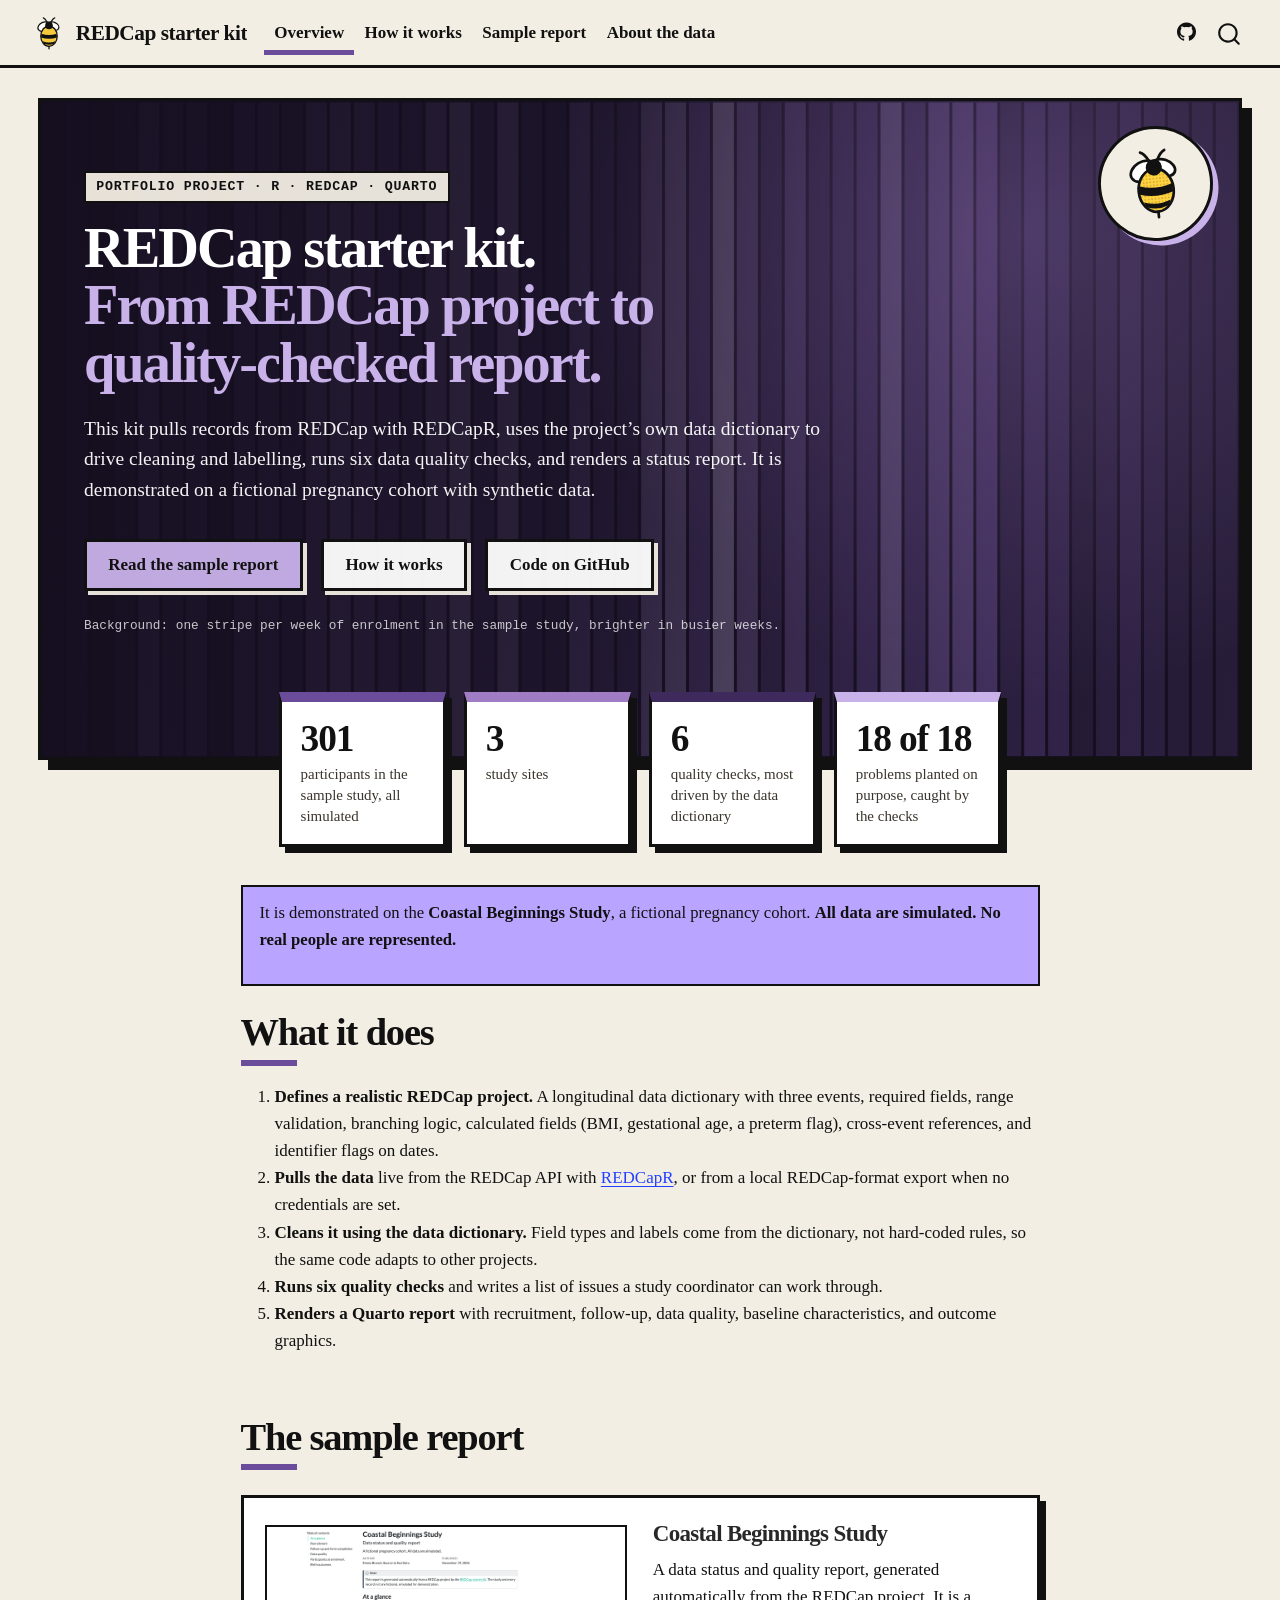
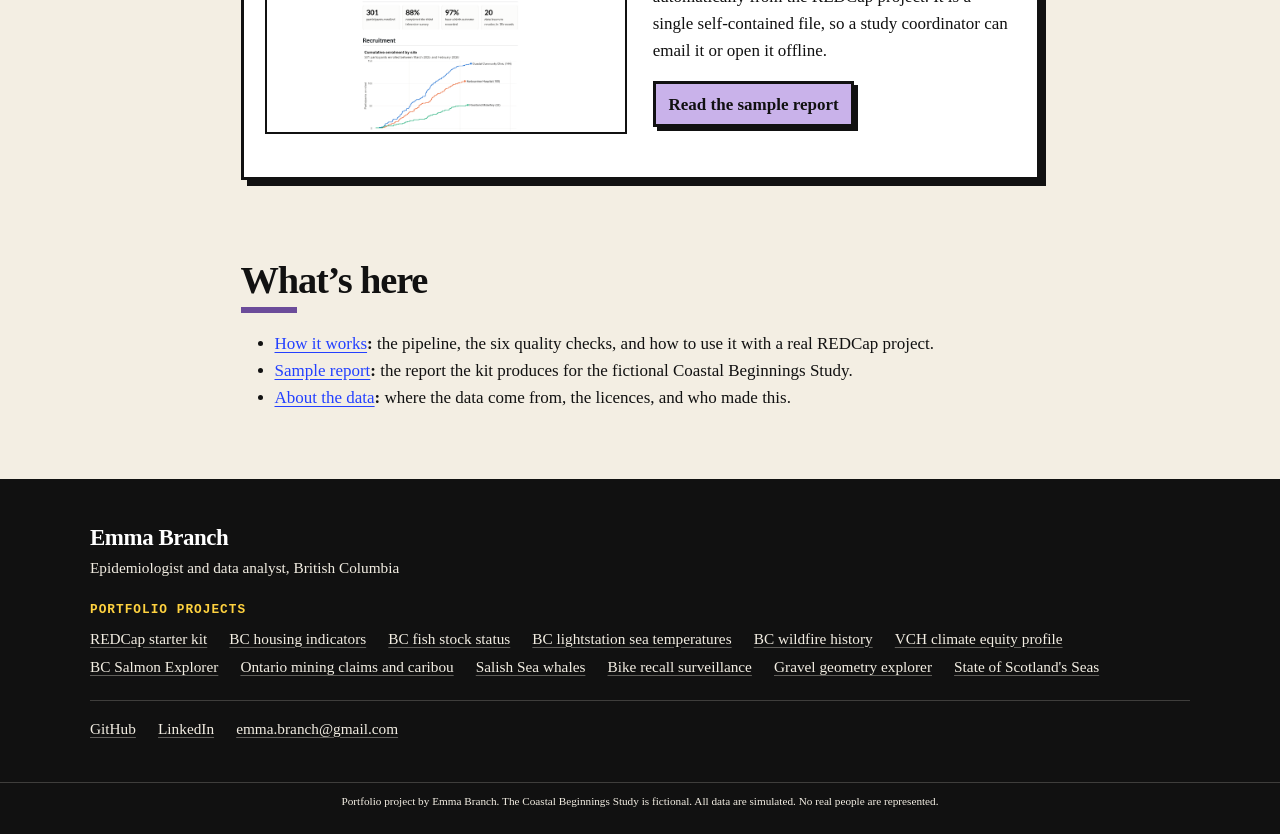
<file: docs/index.html>
<!DOCTYPE html>
<html xmlns="http://www.w3.org/1999/xhtml" lang="en" xml:lang="en"><head>

<meta charset="utf-8">
<meta name="generator" content="quarto-1.11.9">

<meta name="viewport" content="width=device-width, initial-scale=1.0, user-scalable=yes">

<meta name="description" content="A small, reusable pipeline for REDCap projects: pull the data, clean it using the project’s own data dictionary, run quality checks, and produce a polished status report automatically.">

<title>REDCap starter kit</title>
<style>
/* Default styles provided by pandoc.
** See https://pandoc.org/MANUAL.html#variables-for-html for config info.
*/
span.smallcaps{font-variant: small-caps;}
div.columns{display: flex; gap: 1.5em;}
div.column{flex: auto;}
@media screen {
div.columns{gap: min(4vw, 1.5em);}
div.column{overflow-x: auto;}
}
div.hanging-indent{margin-left: 1.5em; text-indent: -1.5em;}
ul.task-list{list-style: none;}
ul.task-list li input[type="checkbox"] {
  width: 0.8em;
  margin: 0 0.8em 0.2em -1em; /* quarto-specific, see https://github.com/quarto-dev/quarto-cli/issues/4556 */ 
  vertical-align: middle;
}
</style>


<script src="site_libs/quarto-nav/quarto-nav.js"></script>
<script src="site_libs/quarto-nav/headroom.min.js"></script>
<script src="site_libs/clipboard/clipboard.min.js"></script>
<script src="site_libs/quarto-search/autocomplete.umd.js"></script>
<script src="site_libs/quarto-search/fuse.min.js"></script>
<script src="site_libs/quarto-search/quarto-search.js"></script>
<meta name="quarto:offset" content="./">
<link href="./images/favicon.png" rel="icon" type="image/png">
<script src="site_libs/quarto-html/quarto.js" type="module"></script>
<script src="site_libs/quarto-html/tabsets/tabsets.js" type="module"></script>
<script src="site_libs/quarto-html/scrollable-regions/scrollable-regions.js" type="module"></script>
<script src="site_libs/quarto-html/popper.min.js"></script>
<script src="site_libs/quarto-html/tippy.umd.min.js"></script>
<script src="site_libs/quarto-html/anchor.min.js"></script>
<link href="site_libs/quarto-html/tippy.css" rel="stylesheet">
<link href="site_libs/quarto-html/quarto-syntax-highlighting-06df27c8158acedd5d263560cd4ba62e.css" rel="stylesheet" class="quarto-color-scheme" id="quarto-text-highlighting-styles">
<link href="site_libs/quarto-html/quarto-syntax-highlighting-dark-07e23dae4c3757ea2bcd5d8a79ca1ee5.css" rel="stylesheet" class="quarto-color-scheme quarto-color-alternate" id="quarto-text-highlighting-styles">
<link href="site_libs/quarto-html/quarto-syntax-highlighting-06df27c8158acedd5d263560cd4ba62e.css" rel="stylesheet" class="quarto-color-scheme-extra" id="quarto-text-highlighting-styles">
<script src="site_libs/bootstrap/bootstrap.min.js"></script>
<link href="site_libs/bootstrap/bootstrap-icons.css" rel="stylesheet">
<link href="site_libs/bootstrap/bootstrap-925c3d06439d362ca086737f7fb3fd33.min.css" rel="stylesheet" append-hash="true" class="quarto-color-scheme" id="quarto-bootstrap" data-mode="light">
<link href="site_libs/bootstrap/bootstrap-dark-63581cc4edfc07b62e3d92776a54c9ad.min.css" rel="stylesheet" append-hash="true" class="quarto-color-scheme quarto-color-alternate" id="quarto-bootstrap" data-mode="light">
<link href="site_libs/bootstrap/bootstrap-925c3d06439d362ca086737f7fb3fd33.min.css" rel="stylesheet" append-hash="true" class="quarto-color-scheme-extra" id="quarto-bootstrap" data-mode="light">
<script id="quarto-search-options" type="application/json">{
  "location": "navbar",
  "copy-button": false,
  "collapse-after": 3,
  "panel-placement": "end",
  "type": "overlay",
  "limit": 50,
  "keyboard-shortcut": [
    "f",
    "/",
    "s"
  ],
  "show-item-context": false,
  "language": {
    "search-no-results-text": "No results",
    "search-matching-documents-text": "matching documents",
    "search-copy-link-title": "Copy link to search",
    "search-hide-matches-text": "Hide additional matches",
    "search-more-match-text": "more match in this document",
    "search-more-matches-text": "more matches in this document",
    "search-clear-button-title": "Clear",
    "search-text-placeholder": "",
    "search-detached-cancel-button-title": "Cancel",
    "search-submit-button-title": "Submit",
    "search-label": "Search"
  }
}</script>


</head>

<body class="nav-fixed fullcontent quarto-light"><a id="quarto-skip-link" class="visually-hidden-focusable" href="#quarto-document-content">Skip to main content</a>

<div id="quarto-search-results"></div>
  <header id="quarto-header" class="headroom fixed-top">
    <nav class="navbar navbar-expand-lg " data-bs-theme="dark" aria-label="Site">
      <div class="navbar-container container-fluid">
      <div class="navbar-brand-container mx-auto">
    <a href="./index.html" class="navbar-brand navbar-brand-logo">
    <img src="./images/motif.svg" alt="" class="navbar-logo light-content">
    <img src="./images/motif.svg" alt="" class="navbar-logo dark-content">
    </a>
    <a class="navbar-brand" href="./index.html">
    <span class="navbar-title">REDCap starter kit</span>
    </a>
  </div>
          <button class="navbar-toggler" type="button" data-bs-toggle="collapse" data-bs-target="#navbarCollapse" aria-controls="navbarCollapse" aria-expanded="false" aria-label="Toggle navigation" onclick="if (window.quartoToggleHeadroom) { window.quartoToggleHeadroom(); }">
  <span class="navbar-toggler-icon"></span>
</button>
          <div class="collapse navbar-collapse" id="navbarCollapse">
            <ul class="navbar-nav navbar-nav-scroll me-auto">
  <li class="nav-item">
    <a class="nav-link active" href="./index.html" aria-current="page"> 
<span class="menu-text">Overview</span></a>
  </li>  
  <li class="nav-item">
    <a class="nav-link" href="./how-it-works.html"> 
<span class="menu-text">How it works</span></a>
  </li>  
  <li class="nav-item">
    <a class="nav-link" href="./report/index.html"> 
<span class="menu-text">Sample report</span></a>
  </li>  
  <li class="nav-item">
    <a class="nav-link" href="./about.html"> 
<span class="menu-text">About the data</span></a>
  </li>  
</ul>
            <ul class="navbar-nav navbar-nav-scroll ms-auto">
  <li class="nav-item compact">
    <a class="nav-link" href="https://github.com/emmabranch/redcap-starter-kit"> <i class="bi bi-github" role="img" aria-label="Code on GitHub">
</i> 
<span class="menu-text"></span></a>
  </li>  
</ul>
          </div> <!-- /navcollapse -->
            <div class="quarto-navbar-tools">
</div>
            <div id="quarto-search" class="" title="Search"></div>
      </div> <!-- /container-fluid -->
    </nav>
</header>
<!-- content -->
<div id="quarto-content" class="quarto-container page-columns page-rows-contents page-layout-article page-navbar">
<!-- sidebar -->
<!-- margin-sidebar -->
    
<!-- main -->
<main class="content page-columns page-full" id="quarto-document-content" tabindex="-1"><header id="title-block-header" class="quarto-title-block"></header>




<div class="hero-full column-screen">
<div class="hero-bg" aria-hidden="true">
<svg viewbox="0 0 1000 26" preserveaspectratio="none">
<rect x="0.00" y="0" width="20.60" height="26" fill="#322548"></rect><rect x="20.00" y="0" width="20.60" height="26" fill="#433060"></rect><rect x="40.00" y="0" width="20.60" height="26" fill="#2A1F3D"></rect><rect x="60.00" y="0" width="20.60" height="26" fill="#433060"></rect><rect x="80.00" y="0" width="20.60" height="26" fill="#7E5FAA"></rect><rect x="100.00" y="0" width="20.60" height="26" fill="#543C79"></rect><rect x="120.00" y="0" width="20.60" height="26" fill="#5D4386"></rect><rect x="140.00" y="0" width="20.60" height="26" fill="#322548"></rect><rect x="160.00" y="0" width="20.60" height="26" fill="#5D4386"></rect><rect x="180.00" y="0" width="20.60" height="26" fill="#5D4386"></rect><rect x="200.00" y="0" width="20.60" height="26" fill="#4B366D"></rect><rect x="220.00" y="0" width="20.60" height="26" fill="#7E5FAA"></rect><rect x="240.00" y="0" width="20.60" height="26" fill="#8A6DB4"></rect><rect x="260.00" y="0" width="20.60" height="26" fill="#7E5FAA"></rect><rect x="280.00" y="0" width="20.60" height="26" fill="#664993"></rect><rect x="300.00" y="0" width="20.60" height="26" fill="#543C79"></rect><rect x="320.00" y="0" width="20.60" height="26" fill="#8A6DB4"></rect><rect x="340.00" y="0" width="20.60" height="26" fill="#A388C9"></rect><rect x="360.00" y="0" width="20.60" height="26" fill="#543C79"></rect><rect x="380.00" y="0" width="20.60" height="26" fill="#967ABF"></rect><rect x="400.00" y="0" width="20.60" height="26" fill="#4B366D"></rect><rect x="420.00" y="0" width="20.60" height="26" fill="#433060"></rect><rect x="440.00" y="0" width="20.60" height="26" fill="#7E5FAA"></rect><rect x="460.00" y="0" width="20.60" height="26" fill="#543C79"></rect><rect x="480.00" y="0" width="20.60" height="26" fill="#4B366D"></rect><rect x="500.00" y="0" width="20.60" height="26" fill="#967ABF"></rect><rect x="520.00" y="0" width="20.60" height="26" fill="#A388C9"></rect><rect x="540.00" y="0" width="20.60" height="26" fill="#71529F"></rect><rect x="560.00" y="0" width="20.60" height="26" fill="#C9B2EA"></rect><rect x="580.00" y="0" width="20.60" height="26" fill="#8A6DB4"></rect><rect x="600.00" y="0" width="20.60" height="26" fill="#543C79"></rect><rect x="620.00" y="0" width="20.60" height="26" fill="#7E5FAA"></rect><rect x="640.00" y="0" width="20.60" height="26" fill="#543C79"></rect><rect x="660.00" y="0" width="20.60" height="26" fill="#5D4386"></rect><rect x="680.00" y="0" width="20.60" height="26" fill="#664993"></rect><rect x="700.00" y="0" width="20.60" height="26" fill="#967ABF"></rect><rect x="720.00" y="0" width="20.60" height="26" fill="#5D4386"></rect><rect x="740.00" y="0" width="20.60" height="26" fill="#7E5FAA"></rect><rect x="760.00" y="0" width="20.60" height="26" fill="#7E5FAA"></rect><rect x="780.00" y="0" width="20.60" height="26" fill="#71529F"></rect><rect x="800.00" y="0" width="20.60" height="26" fill="#433060"></rect><rect x="820.00" y="0" width="20.60" height="26" fill="#543C79"></rect><rect x="840.00" y="0" width="20.60" height="26" fill="#4B366D"></rect><rect x="860.00" y="0" width="20.60" height="26" fill="#322548"></rect><rect x="880.00" y="0" width="20.60" height="26" fill="#3A2A54"></rect><rect x="900.00" y="0" width="20.60" height="26" fill="#433060"></rect><rect x="920.00" y="0" width="20.60" height="26" fill="#3A2A54"></rect><rect x="940.00" y="0" width="20.60" height="26" fill="#322548"></rect><rect x="960.00" y="0" width="20.60" height="26" fill="#322548"></rect><rect x="980.00" y="0" width="20.60" height="26" fill="#322548"></rect>
</svg>
</div>
<img class="hero-motif" src="images/motif.svg" alt="">
<div class="hero-inner">
<p><span class="eyebrow">Portfolio project · R · REDCap · Quarto</span></p>
<section id="redcap-starter-kit.-from-redcap-project-to-quality-checked-report." class="level1">
<h1>REDCap starter kit. <span class="accent">From REDCap project to quality-checked report.</span></h1>
<p>This kit pulls records from REDCap with REDCapR, uses the project’s own data dictionary to drive cleaning and labelling, runs six data quality checks, and renders a status report. It is demonstrated on a fictional pregnancy cohort with synthetic data.</p>
<p><a href="report/index.html" class="btn btn-accent">Read the sample report</a> <a href="./how-it-works.html" class="btn btn-ghost">How it works</a> <a href="https://github.com/emmabranch/redcap-starter-kit" class="btn btn-ghost">Code on GitHub</a></p>
<p><span class="hero-note">Background: one stripe per week of enrolment in the sample study, brighter in busier weeks.</span></p>
</section>
</div>
</div>
<div class="stat-row lift">
<div class="stat-box">
<span class="num">301</span><span class="lab">participants in the sample study, all simulated</span>
</div>
<div class="stat-box">
<span class="num">3</span><span class="lab">study sites</span>
</div>
<div class="stat-box">
<span class="num">6</span><span class="lab">quality checks, most driven by the data dictionary</span>
</div>
<div class="stat-box">
<span class="num">18 of 18</span><span class="lab">problems planted on purpose, caught by the checks</span>
</div>
</div>
<div class="project-note">
<p>It is demonstrated on the <strong>Coastal Beginnings Study</strong>, a fictional pregnancy cohort. <strong>All data are simulated. No real people are represented.</strong></p>
</div>
<section id="what-it-does" class="level2">
<h2 class="anchored" data-anchor-id="what-it-does">What it does</h2>
<ol type="1">
<li><strong>Defines a realistic REDCap project.</strong> A longitudinal data dictionary with three events, required fields, range validation, branching logic, calculated fields (BMI, gestational age, a preterm flag), cross-event references, and identifier flags on dates.</li>
<li><strong>Pulls the data</strong> live from the REDCap API with <a href="https://ouhscbbmc.github.io/REDCapR/">REDCapR</a>, or from a local REDCap-format export when no credentials are set.</li>
<li><strong>Cleans it using the data dictionary.</strong> Field types and labels come from the dictionary, not hard-coded rules, so the same code adapts to other projects.</li>
<li><strong>Runs six quality checks</strong> and writes a list of issues a study coordinator can work through.</li>
<li><strong>Renders a Quarto report</strong> with recruitment, follow-up, data quality, baseline characteristics, and outcome graphics.</li>
</ol>
</section>
<section id="the-sample-report" class="level2">
<h2 class="anchored" data-anchor-id="the-sample-report">The sample report</h2>
<div class="report-card">
<p><img src="images/report-preview.png" class="img-fluid" alt="Preview of the Coastal Beginnings report"></p>
<section id="coastal-beginnings-study" class="level3">
<h3 class="anchored" data-anchor-id="coastal-beginnings-study">Coastal Beginnings Study</h3>
<p>A data status and quality report, generated automatically from the REDCap project. It is a single self-contained file, so a study coordinator can email it or open it offline.</p>
<p><a href="report/index.html" class="btn btn-accent">Read the sample report</a></p>
</section>
</div>
</section>
<section id="whats-here" class="level2">
<h2 class="anchored" data-anchor-id="whats-here">What’s here</h2>
<ul>
<li><strong><a href="./how-it-works.html">How it works</a>:</strong> the pipeline, the six quality checks, and how to use it with a real REDCap project.</li>
<li><strong><a href="report/index.html">Sample report</a>:</strong> the report the kit produces for the fictional Coastal Beginnings Study.</li>
<li><strong><a href="./about.html">About the data</a>:</strong> where the data come from, the licences, and who made this.</li>
</ul>


</section>

</main> <!-- /main -->
<!-- Shared portfolio footer. Master copy: /Users/ecox/projects/_brand-kit/footer.html -->
<footer class="eb-footer" role="contentinfo">
  <div class="eb-footer-inner">
    <div class="eb-footer-name">Emma Branch</div>
    <div class="eb-footer-tag">Epidemiologist and data analyst, British Columbia</div>
    <div class="eb-footer-heading">Portfolio projects</div>
    <nav class="eb-footer-projects" aria-label="Portfolio projects">
      <a href="https://emmabranch.github.io/redcap-starter-kit/">REDCap starter kit</a>
      <a href="https://emmabranch.github.io/bc-housing-indicators/">BC housing indicators</a>
      <a href="https://emmabranch.github.io/bc-fish-stock-status/">BC fish stock status</a>
      <a href="https://emmabranch.github.io/bc-lightstation-qc/">BC lightstation sea temperatures</a>
      <a href="https://emmabranch.github.io/bc-wildfire-bigquery/">BC wildfire history</a>
      <a href="https://emmabranch.github.io/vch-climate-equity-profile/">VCH climate equity profile</a>
      <a href="https://emmabranch.shinyapps.io/bc-salmon-explorer">BC Salmon Explorer</a>
      <a href="https://emmabranch.github.io/ontario-claims-caribou/">Ontario mining claims and caribou</a>
      <a href="https://emmabranch.github.io/salish-sea-whales/">Salish Sea whales</a>
      <a href="https://emmabranch.github.io/bike-recall-surveillance/">Bike recall surveillance</a>
      <a href="https://emmabranch.github.io/gravel-geometry/">Gravel geometry explorer</a>
      <a href="https://emmabranch.github.io/scotland-seas-indicators/">State of Scotland's Seas</a>
    </nav>
    <div class="eb-footer-contact">
      <a href="https://github.com/emmabranch">GitHub</a>
      <a href="https://www.linkedin.com/in/embranch/">LinkedIn</a>
      <a href="mailto:emma.branch@gmail.com">emma.branch@gmail.com</a>
    </div>
  </div>
</footer>
<script>
  /* Quarto places included HTML inside the page layout. Move the top bar
     and footer to the edges of the page so they span the full width. */
  document.addEventListener("DOMContentLoaded", function () {
    var bar = document.querySelector(".eb-topbar");
    if (bar) document.body.insertBefore(bar, document.body.firstChild);
    /* Optional hero for single-page reports (report-hero.html): put it
       straight after the top bar, above the report itself. */
    var rhero = document.querySelector(".eb-report-hero");
    if (rhero) {
      if (bar) bar.parentNode.insertBefore(rhero, bar.nextSibling);
      else document.body.insertBefore(rhero, document.body.firstChild);
      document.body.classList.add("has-report-hero");
      /* The report card is lifted over the hero, which makes each section's
         offsetTop relative to the card instead of the page. Quarto's table of
         contents reads offsetTop, so give each section its true page position. */
      document.querySelectorAll("main.content section[id]").forEach(function (sec) {
        Object.defineProperty(sec, "offsetTop", {
          configurable: true,
          get: function () { return this.getBoundingClientRect().top + window.scrollY; }
        });
      });
      /* Optional background stripes drawn by R inside the report
         (a div with class "eb-hero-stripes"): move them into the hero. */
      var stripes = document.querySelector(".eb-hero-stripes");
      if (stripes) { stripes.classList.add("hero-bg"); rhero.insertBefore(stripes, rhero.firstChild); }
    }
    var foot = document.querySelector(".eb-footer");
    if (foot) {
      /* On websites, put it just above Quarto's own footer (which holds the
         project disclaimer); otherwise at the very end of the page. */
      var qfoot = document.querySelector("footer.footer");
      if (qfoot) qfoot.parentNode.insertBefore(foot, qfoot);
      else document.body.appendChild(foot);
    }
    /* On phones, close the navbar menu after a link is tapped. Links to a
       section of the same page don't reload it, so the menu would stay open. */
    document.querySelectorAll(".navbar-collapse .nav-link:not(.dropdown-toggle)").forEach(function (link) {
      link.addEventListener("click", function () {
        var menu = document.querySelector(".navbar-collapse.show");
        if (menu && window.bootstrap) window.bootstrap.Collapse.getOrCreateInstance(menu).hide();
      });
    });
    /* Hide Quarto's empty footer columns so they don't add space on phones */
    document.querySelectorAll(".nav-footer-left, .nav-footer-right").forEach(function (el) {
      if (!el.children.length && !el.textContent.replace(/[\s\u00a0]/g, "")) el.style.display = "none";
    });
  });
</script>
<script id="quarto-html-after-body" type="application/javascript">
  window.document.addEventListener("DOMContentLoaded", function (event) {
    const icon = "";
    const anchorJS = new window.AnchorJS();
    anchorJS.options = {
      placement: 'right',
      icon: icon
    };
    anchorJS.add('.anchored');
    const isCodeAnnotation = (el) => {
      for (const clz of el.classList) {
        if (clz.startsWith('code-annotation-')) {                     
          return true;
        }
      }
      return false;
    }
    const onCopySuccess = function(e) {
      // button target
      const button = e.trigger;
      // don't keep focus
      button.blur();
      // flash "checked"
      button.classList.add('code-copy-button-checked');
      var currentTitle = button.getAttribute("title");
      button.setAttribute("title", "Copied!");
      let tooltip;
      if (window.bootstrap) {
        button.setAttribute("data-bs-toggle", "tooltip");
        button.setAttribute("data-bs-placement", "left");
        button.setAttribute("data-bs-title", "Copied!");
        tooltip = new bootstrap.Tooltip(button, 
          { trigger: "manual", 
            customClass: "code-copy-button-tooltip",
            offset: [0, -8]});
        tooltip.show();    
      }
      setTimeout(function() {
        if (tooltip) {
          tooltip.hide();
          button.removeAttribute("data-bs-title");
          button.removeAttribute("data-bs-toggle");
          button.removeAttribute("data-bs-placement");
        }
        button.setAttribute("title", currentTitle);
        button.classList.remove('code-copy-button-checked');
      }, 1000);
      // clear code selection
      e.clearSelection();
    }
    const getTextToCopy = function(trigger) {
      const outerScaffold = trigger.parentElement.cloneNode(true);
      const codeEl = outerScaffold.querySelector('code');
      for (const childEl of codeEl.children) {
        if (isCodeAnnotation(childEl)) {
          childEl.remove();
        }
      }
      return codeEl.innerText;
    }
    const clipboard = new window.ClipboardJS('.code-copy-button:not([data-in-quarto-modal])', {
      text: getTextToCopy
    });
    clipboard.on('success', onCopySuccess);
    if (window.document.getElementById('quarto-embedded-source-code-modal')) {
      const clipboardModal = new window.ClipboardJS('.code-copy-button[data-in-quarto-modal]', {
        text: getTextToCopy,
        container: window.document.getElementById('quarto-embedded-source-code-modal')
      });
      clipboardModal.on('success', onCopySuccess);
    }
      var localhostRegex = new RegExp(/^(?:http|https):\/\/localhost\:?[0-9]*\//);
      var mailtoRegex = new RegExp(/^mailto:/);
        var filterRegex = new RegExp("https:\/\/emmabranch\.github\.io\/redcap-starter-kit\/");
      var isInternal = (href) => {
          return filterRegex.test(href) || localhostRegex.test(href) || mailtoRegex.test(href);
      }
      // Inspect non-navigation links and adorn them if external
      window.quartoDecorateExternalLinks = function (root) {
     var links = (root || window.document).querySelectorAll('a[href]:not(.nav-link):not(.navbar-brand):not(.toc-action):not(.sidebar-link):not(.sidebar-item-toggle):not(.pagination-link):not(.no-external):not([aria-hidden]):not(.dropdown-item):not(.quarto-navigation-tool):not(.about-link)');
      for (var i=0; i<links.length; i++) {
        const link = links[i];
        if (!isInternal(link.href)) {
          // undo the damage that might have been done by quarto-nav.js in the case of
          // links that we want to consider external
          if (link.dataset.originalHref !== undefined) {
            link.href = link.dataset.originalHref;
          }
          if (!link.classList.contains('no-external-icon')) {
          }
        }
      }
      };
      window.quartoDecorateExternalLinks(window.document);
    // Esc closes the popup (WCAG 1.4.13) and focus leaving both trigger and
    // popup closes it (WCAG 2.4.11); tippy handles neither for interactive popups.
    const hideOnEscAndFocusOut = {
      name: 'hideOnEscAndFocusOut',
      defaultValue: true,
      fn(instance) {
        const dismiss = () => {
          // A show scheduled by the trigger delay would otherwise reopen it
          instance.clearDelayTimeouts();
          instance.hide();
        };
        const onKeyDown = (event) => {
          if (event.key !== 'Escape') {
            return;
          }
          // Keep Esc from also reaching page handlers (e.g. reveal.js overview),
          // except an open reveal.js slide menu, which Esc should close too.
          // The menu handles keys only when its keyboard option is on.
          const menuHandlesEsc = window.Reveal?.getPlugin?.('menu')?.isOpen() &&
            window.Reveal.getConfig().menu?.keyboard !== false;
          if (!menuHandlesEsc) {
            event.stopPropagation();
          }
          if (instance.popper.contains(window.document.activeElement)) {
            // Disabled while refocusing so the focus trigger does not reopen it
            instance.disable();
            instance.reference.focus();
            instance.enable();
          }
          dismiss();
        };
        const onFocusOut = (event) => {
          const target = event.relatedTarget;
          if (target && !instance.reference.contains(target) &&
              !instance.popper.contains(target)) {
            dismiss();
          }
        };
        // On the trigger too: a click trigger (code-annotations: select) has no
        // blur handling. Attached for the instance's lifetime so leaving the
        // trigger also cancels a show still pending on the trigger delay.
        instance.reference.addEventListener('focusout', onFocusOut);
        return {
          onShow() {
            window.document.addEventListener('keydown', onKeyDown, true);
            instance.popper.addEventListener('focusout', onFocusOut);
          },
          onHide() {
            window.document.removeEventListener('keydown', onKeyDown, true);
            instance.popper.removeEventListener('focusout', onFocusOut);
          },
          onDestroy() {
            instance.reference.removeEventListener('focusout', onFocusOut);
          },
        };
      },
    };
    function tippyHover(el, contentFn, onTriggerFn, onUntriggerFn) {
      const config = {
        allowHTML: true,
        maxWidth: 500,
        delay: 100,
        arrow: false,
        appendTo: function(el) {
            return el.parentElement;
        },
        interactive: true,
        interactiveBorder: 10,
        theme: 'quarto',
        placement: 'bottom-start',
        plugins: [hideOnEscAndFocusOut],
      };
      if (contentFn) {
        config.content = contentFn;
      }
      if (onTriggerFn) {
        config.onTrigger = onTriggerFn;
      }
      if (onUntriggerFn) {
        config.onUntrigger = onUntriggerFn;
      }
      window.tippy(el, config); 
    }
    const noterefs = window.document.querySelectorAll('a[role="doc-noteref"]');
    for (var i=0; i<noterefs.length; i++) {
      const ref = noterefs[i];
      tippyHover(ref, function() {
        // use id or data attribute instead here
        let href = ref.getAttribute('data-footnote-href') || ref.getAttribute('href');
        try { href = new URL(href).hash; } catch {}
        const id = href.replace(/^#\/?/, "");
        const note = window.document.getElementById(id);
        if (note) {
          return note.innerHTML;
        } else {
          return "";
        }
      });
    }
    const xrefs = window.document.querySelectorAll('a.quarto-xref');
    const processXRef = (id, note) => {
      // Strip column container classes
      const stripColumnClz = (el) => {
        el.classList.remove("page-full", "page-columns");
        if (el.children) {
          for (const child of el.children) {
            stripColumnClz(child);
          }
        }
      }
      stripColumnClz(note)
      if (id === null || id.startsWith('sec-')) {
        // Special case sections, only their first couple elements
        const container = document.createElement("div");
        if (note.children && note.children.length > 2) {
          container.appendChild(note.children[0].cloneNode(true));
          for (let i = 1; i < note.children.length; i++) {
            const child = note.children[i];
            if (child.tagName === "P" && child.innerText === "") {
              continue;
            } else {
              container.appendChild(child.cloneNode(true));
              break;
            }
          }
          if (window.Quarto?.typesetMath) {
            window.Quarto.typesetMath(container);
          }
          return container.innerHTML
        } else {
          if (window.Quarto?.typesetMath) {
            window.Quarto.typesetMath(note);
          }
          return note.innerHTML;
        }
      } else {
        // Remove any anchor links if they are present
        const anchorLink = note.querySelector('a.anchorjs-link');
        if (anchorLink) {
          anchorLink.remove();
        }
        if (window.Quarto?.typesetMath) {
          window.Quarto.typesetMath(note);
        }
        if (note.classList.contains("callout")) {
          return note.outerHTML;
        } else {
          return note.innerHTML;
        }
      }
    }
    for (var i=0; i<xrefs.length; i++) {
      const xref = xrefs[i];
      tippyHover(xref, undefined, function(instance) {
        instance.disable();
        let url = xref.getAttribute('href');
        let hash = undefined; 
        if (url.startsWith('#')) {
          hash = url;
        } else {
          try { hash = new URL(url).hash; } catch {}
        }
        if (hash) {
          const id = hash.replace(/^#\/?/, "");
          const note = window.document.getElementById(id);
          if (note !== null) {
            try {
              const html = processXRef(id, note.cloneNode(true));
              instance.setContent(html);
            } finally {
              instance.enable();
              instance.show();
            }
          } else {
            // See if we can fetch this
            fetch(url.split('#')[0])
            .then(res => res.text())
            .then(html => {
              const parser = new DOMParser();
              const htmlDoc = parser.parseFromString(html, "text/html");
              const note = htmlDoc.getElementById(id);
              if (note !== null) {
                const html = processXRef(id, note);
                instance.setContent(html);
              } 
            }).finally(() => {
              instance.enable();
              instance.show();
            });
          }
        } else {
          // See if we can fetch a full url (with no hash to target)
          // This is a special case and we should probably do some content thinning / targeting
          fetch(url)
          .then(res => res.text())
          .then(html => {
            const parser = new DOMParser();
            const htmlDoc = parser.parseFromString(html, "text/html");
            const note = htmlDoc.querySelector('main.content');
            if (note !== null) {
              // This should only happen for chapter cross references
              // (since there is no id in the URL)
              // remove the first header
              if (note.children.length > 0 && note.children[0].tagName === "HEADER") {
                note.children[0].remove();
              }
              const html = processXRef(null, note);
              instance.setContent(html);
            } 
          }).finally(() => {
            instance.enable();
            instance.show();
          });
        }
      }, function(instance) {
      });
    }
        let selectedAnnoteEl;
        const selectorForAnnotation = ( cell, annotation) => {
          let cellAttr = 'data-code-cell="' + cell + '"';
          let lineAttr = 'data-code-annotation="' +  annotation + '"';
          const selector = 'span[' + cellAttr + '][' + lineAttr + ']';
          return selector;
        }
        const selectCodeLines = (annoteEl) => {
          const doc = window.document;
          const targetCell = annoteEl.getAttribute("data-target-cell");
          const targetAnnotation = annoteEl.getAttribute("data-target-annotation");
          const annoteSpan = window.document.querySelector(selectorForAnnotation(targetCell, targetAnnotation));
          const lines = annoteSpan.getAttribute("data-code-lines").split(",");
          const lineIds = lines.map((line) => {
            return targetCell + "-" + line;
          })
          // Each band is positioned against its own containing block, which is
          // not the offsetParent of the lines, so place it from client rects.
          const placeBand = (band, firstEl, lastEl, codeBlock) => {
            const container = band.offsetParent;
            if (container === null) {
              return;
            }
            const containerRect = container.getBoundingClientRect();
            // Reveal.js scales slides with a transform, so convert client
            // pixels back to the CSS pixels of the container.
            const scale = containerRect.height / container.offsetHeight || 1;
            const firstRect = firstEl.getBoundingClientRect();
            const lastRect = lastEl.getBoundingClientRect();
            const top = (firstRect.top - containerRect.top) / scale - container.clientTop + container.scrollTop;
            const height = (lastRect.bottom - firstRect.top) / scale;
            band.style.top = top - 2 + "px";
            band.style.height = height + 4 + "px";
            if (codeBlock) {
              // Without the copy button wrapper, the containing block is wider
              // than the code block, so span the code block explicitly.
              const blockRect = codeBlock.getBoundingClientRect();
              band.style.left = (blockRect.left - containerRect.left) / scale - container.clientLeft + container.scrollLeft + "px";
              band.style.width = blockRect.width / scale + "px";
            }
          };
          if (lineIds.length > 0) {
            const el = window.document.getElementById(lineIds[0]);
            const lastEl = window.document.getElementById(lineIds[lineIds.length - 1]);
            const parent = el.parentElement.parentElement;
            // cook up a div (if necessary) and position it
            let div = window.document.getElementById("code-annotation-line-highlight");
            if (div === null) {
              div = window.document.createElement("div");
              div.setAttribute("id", "code-annotation-line-highlight");
              div.style.position = 'absolute';
              parent.appendChild(div);
            }
            placeBand(div, el, lastEl, parent.closest("div.sourceCode") || parent);
            let gutterDiv = window.document.getElementById("code-annotation-line-highlight-gutter");
            if (gutterDiv === null) {
              gutterDiv = window.document.createElement("div");
              gutterDiv.setAttribute("id", "code-annotation-line-highlight-gutter");
              gutterDiv.style.position = 'absolute';
              const codeCell = window.document.getElementById(targetCell);
              const gutter = codeCell.querySelector('.code-annotation-gutter');
              gutter.appendChild(gutterDiv);
            }
            placeBand(gutterDiv, el, lastEl);
            selectedAnnoteEl = annoteEl;
          }
        };
        const unselectCodeLines = () => {
          const elementsIds = ["code-annotation-line-highlight", "code-annotation-line-highlight-gutter"];
          elementsIds.forEach((elId) => {
            const div = window.document.getElementById(elId);
            if (div) {
              div.remove();
            }
          });
          selectedAnnoteEl = undefined;
        };
          // Handle positioning of the toggle
      window.addEventListener(
        "resize",
        throttle(() => {
          elRect = undefined;
          if (selectedAnnoteEl) {
            selectCodeLines(selectedAnnoteEl);
          }
        }, 10)
      );
      function throttle(fn, ms) {
      let throttle = false;
      let timer;
        return (...args) => {
          if(!throttle) { // first call gets through
              fn.apply(this, args);
              throttle = true;
          } else { // all the others get throttled
              if(timer) clearTimeout(timer); // cancel #2
              timer = setTimeout(() => {
                fn.apply(this, args);
                timer = throttle = false;
              }, ms);
          }
        };
      }
        // Attach click handler to the DT
        const annoteDls = window.document.querySelectorAll('dt[data-target-cell]');
        for (const annoteDlNode of annoteDls) {
          annoteDlNode.addEventListener('click', (event) => {
            const clickedEl = event.target;
            if (clickedEl !== selectedAnnoteEl) {
              unselectCodeLines();
              const activeEl = window.document.querySelector('dt[data-target-cell].code-annotation-active');
              if (activeEl) {
                activeEl.classList.remove('code-annotation-active');
              }
              selectCodeLines(clickedEl);
              clickedEl.classList.add('code-annotation-active');
            } else {
              // Unselect the line
              unselectCodeLines();
              clickedEl.classList.remove('code-annotation-active');
            }
          });
        }
    const findCites = (el) => {
      const parentEl = el.parentElement;
      if (parentEl) {
        const cites = parentEl.dataset.cites;
        if (cites) {
          return {
            el,
            cites: cites.split(' ')
          };
        } else {
          return findCites(el.parentElement)
        }
      } else {
        return undefined;
      }
    };
    var bibliorefs = window.document.querySelectorAll('a[role="doc-biblioref"]');
    for (var i=0; i<bibliorefs.length; i++) {
      const ref = bibliorefs[i];
      const citeInfo = findCites(ref);
      if (citeInfo) {
        tippyHover(citeInfo.el, function() {
          var popup = window.document.createElement('div');
          citeInfo.cites.forEach(function(cite) {
            var citeDiv = window.document.createElement('div');
            citeDiv.classList.add('hanging-indent');
            citeDiv.classList.add('csl-entry');
            var biblioDiv = window.document.getElementById('ref-' + cite);
            if (biblioDiv) {
              citeDiv.innerHTML = biblioDiv.innerHTML;
            }
            popup.appendChild(citeDiv);
          });
          return popup.innerHTML;
        });
      }
    }
  });
  </script>
  <script type="application/javascript">
  window.quartoScrollableRegionsLabels = {"code":"Scrollable code","output":"Scrollable output"};
  </script>
</div> <!-- /content -->
<footer class="footer">
  <div class="nav-footer">
    <div class="nav-footer-left">
      &nbsp;
    </div>   
    <div class="nav-footer-center">
<p>Portfolio project by Emma Branch. The Coastal Beginnings Study is fictional. All data are simulated. No real people are represented.</p>
</div>
    <div class="nav-footer-right">
      &nbsp;
    </div>
  </div>
</footer>




</body></html>
</file>
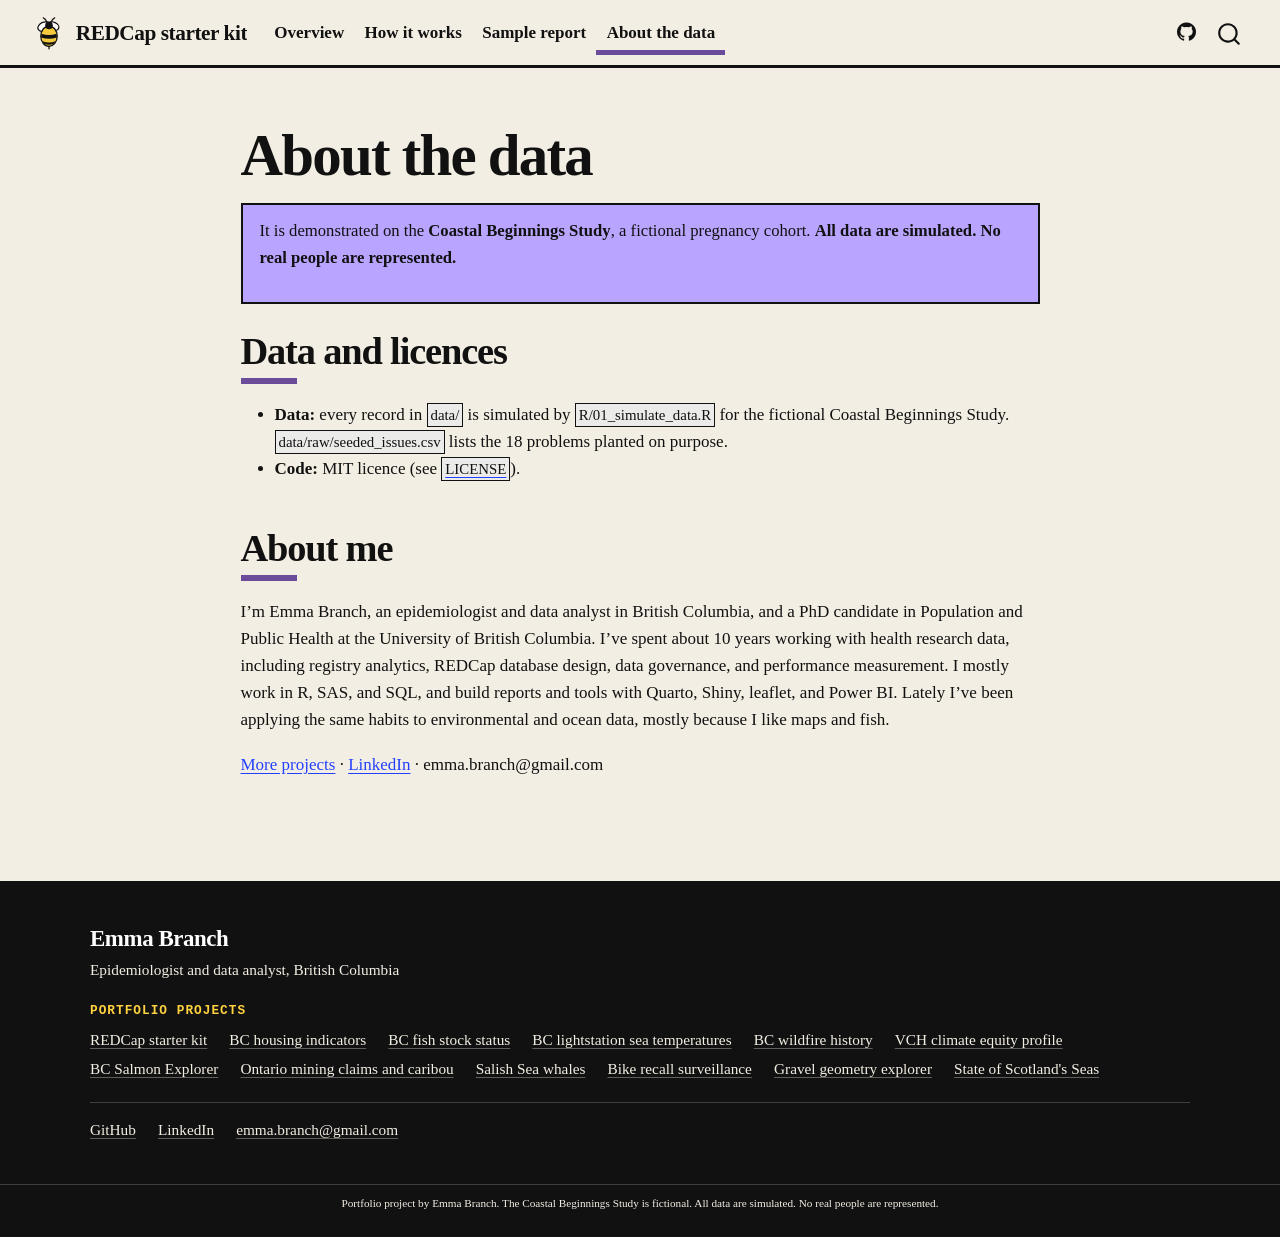
<file: docs/about.html>
<!DOCTYPE html>
<html xmlns="http://www.w3.org/1999/xhtml" lang="en" xml:lang="en"><head>

<meta charset="utf-8">
<meta name="generator" content="quarto-1.11.9">

<meta name="viewport" content="width=device-width, initial-scale=1.0, user-scalable=yes">


<title>About the data – REDCap starter kit</title>
<style>
/* Default styles provided by pandoc.
** See https://pandoc.org/MANUAL.html#variables-for-html for config info.
*/
span.smallcaps{font-variant: small-caps;}
div.columns{display: flex; gap: 1.5em;}
div.column{flex: auto;}
@media screen {
div.columns{gap: min(4vw, 1.5em);}
div.column{overflow-x: auto;}
}
div.hanging-indent{margin-left: 1.5em; text-indent: -1.5em;}
ul.task-list{list-style: none;}
ul.task-list li input[type="checkbox"] {
  width: 0.8em;
  margin: 0 0.8em 0.2em -1em; /* quarto-specific, see https://github.com/quarto-dev/quarto-cli/issues/4556 */ 
  vertical-align: middle;
}
</style>


<script src="site_libs/quarto-nav/quarto-nav.js"></script>
<script src="site_libs/quarto-nav/headroom.min.js"></script>
<script src="site_libs/clipboard/clipboard.min.js"></script>
<script src="site_libs/quarto-search/autocomplete.umd.js"></script>
<script src="site_libs/quarto-search/fuse.min.js"></script>
<script src="site_libs/quarto-search/quarto-search.js"></script>
<meta name="quarto:offset" content="./">
<link href="./images/favicon.png" rel="icon" type="image/png">
<script src="site_libs/quarto-html/quarto.js" type="module"></script>
<script src="site_libs/quarto-html/tabsets/tabsets.js" type="module"></script>
<script src="site_libs/quarto-html/scrollable-regions/scrollable-regions.js" type="module"></script>
<script src="site_libs/quarto-html/popper.min.js"></script>
<script src="site_libs/quarto-html/tippy.umd.min.js"></script>
<script src="site_libs/quarto-html/anchor.min.js"></script>
<link href="site_libs/quarto-html/tippy.css" rel="stylesheet">
<link href="site_libs/quarto-html/quarto-syntax-highlighting-06df27c8158acedd5d263560cd4ba62e.css" rel="stylesheet" class="quarto-color-scheme" id="quarto-text-highlighting-styles">
<link href="site_libs/quarto-html/quarto-syntax-highlighting-dark-07e23dae4c3757ea2bcd5d8a79ca1ee5.css" rel="stylesheet" class="quarto-color-scheme quarto-color-alternate" id="quarto-text-highlighting-styles">
<link href="site_libs/quarto-html/quarto-syntax-highlighting-06df27c8158acedd5d263560cd4ba62e.css" rel="stylesheet" class="quarto-color-scheme-extra" id="quarto-text-highlighting-styles">
<script src="site_libs/bootstrap/bootstrap.min.js"></script>
<link href="site_libs/bootstrap/bootstrap-icons.css" rel="stylesheet">
<link href="site_libs/bootstrap/bootstrap-925c3d06439d362ca086737f7fb3fd33.min.css" rel="stylesheet" append-hash="true" class="quarto-color-scheme" id="quarto-bootstrap" data-mode="light">
<link href="site_libs/bootstrap/bootstrap-dark-63581cc4edfc07b62e3d92776a54c9ad.min.css" rel="stylesheet" append-hash="true" class="quarto-color-scheme quarto-color-alternate" id="quarto-bootstrap" data-mode="light">
<link href="site_libs/bootstrap/bootstrap-925c3d06439d362ca086737f7fb3fd33.min.css" rel="stylesheet" append-hash="true" class="quarto-color-scheme-extra" id="quarto-bootstrap" data-mode="light">
<script id="quarto-search-options" type="application/json">{
  "location": "navbar",
  "copy-button": false,
  "collapse-after": 3,
  "panel-placement": "end",
  "type": "overlay",
  "limit": 50,
  "keyboard-shortcut": [
    "f",
    "/",
    "s"
  ],
  "show-item-context": false,
  "language": {
    "search-no-results-text": "No results",
    "search-matching-documents-text": "matching documents",
    "search-copy-link-title": "Copy link to search",
    "search-hide-matches-text": "Hide additional matches",
    "search-more-match-text": "more match in this document",
    "search-more-matches-text": "more matches in this document",
    "search-clear-button-title": "Clear",
    "search-text-placeholder": "",
    "search-detached-cancel-button-title": "Cancel",
    "search-submit-button-title": "Submit",
    "search-label": "Search"
  }
}</script>


</head>

<body class="nav-fixed fullcontent quarto-light"><a id="quarto-skip-link" class="visually-hidden-focusable" href="#quarto-document-content">Skip to main content</a>

<div id="quarto-search-results"></div>
  <header id="quarto-header" class="headroom fixed-top">
    <nav class="navbar navbar-expand-lg " data-bs-theme="dark" aria-label="Site">
      <div class="navbar-container container-fluid">
      <div class="navbar-brand-container mx-auto">
    <a href="./index.html" class="navbar-brand navbar-brand-logo">
    <img src="./images/motif.svg" alt="" class="navbar-logo light-content">
    <img src="./images/motif.svg" alt="" class="navbar-logo dark-content">
    </a>
    <a class="navbar-brand" href="./index.html">
    <span class="navbar-title">REDCap starter kit</span>
    </a>
  </div>
          <button class="navbar-toggler" type="button" data-bs-toggle="collapse" data-bs-target="#navbarCollapse" aria-controls="navbarCollapse" aria-expanded="false" aria-label="Toggle navigation" onclick="if (window.quartoToggleHeadroom) { window.quartoToggleHeadroom(); }">
  <span class="navbar-toggler-icon"></span>
</button>
          <div class="collapse navbar-collapse" id="navbarCollapse">
            <ul class="navbar-nav navbar-nav-scroll me-auto">
  <li class="nav-item">
    <a class="nav-link" href="./index.html"> 
<span class="menu-text">Overview</span></a>
  </li>  
  <li class="nav-item">
    <a class="nav-link" href="./how-it-works.html"> 
<span class="menu-text">How it works</span></a>
  </li>  
  <li class="nav-item">
    <a class="nav-link" href="./report/index.html"> 
<span class="menu-text">Sample report</span></a>
  </li>  
  <li class="nav-item">
    <a class="nav-link active" href="./about.html" aria-current="page"> 
<span class="menu-text">About the data</span></a>
  </li>  
</ul>
            <ul class="navbar-nav navbar-nav-scroll ms-auto">
  <li class="nav-item compact">
    <a class="nav-link" href="https://github.com/emmabranch/redcap-starter-kit"> <i class="bi bi-github" role="img" aria-label="Code on GitHub">
</i> 
<span class="menu-text"></span></a>
  </li>  
</ul>
          </div> <!-- /navcollapse -->
            <div class="quarto-navbar-tools">
</div>
            <div id="quarto-search" class="" title="Search"></div>
      </div> <!-- /container-fluid -->
    </nav>
</header>
<!-- content -->
<div id="quarto-content" class="quarto-container page-columns page-rows-contents page-layout-article page-navbar">
<!-- sidebar -->
<!-- margin-sidebar -->
    
<!-- main -->
<main class="content" id="quarto-document-content" tabindex="-1">

<header id="title-block-header" class="quarto-title-block default">
<div class="quarto-title">
<h1 class="title">About the data</h1>
</div>



<div class="quarto-title-meta">

    
  
    
  </div>
  


</header>


<div class="project-note">
<p>It is demonstrated on the <strong>Coastal Beginnings Study</strong>, a fictional pregnancy cohort. <strong>All data are simulated. No real people are represented.</strong></p>
</div>
<section id="data-and-licences" class="level2">
<h2 class="anchored" data-anchor-id="data-and-licences">Data and licences</h2>
<ul>
<li><strong>Data:</strong> every record in <code>data/</code> is simulated by <code>R/01_simulate_data.R</code> for the fictional Coastal Beginnings Study. <code>data/raw/seeded_issues.csv</code> lists the 18 problems planted on purpose.</li>
<li><strong>Code:</strong> MIT licence (see <a href="https://github.com/emmabranch/redcap-starter-kit/blob/main/LICENSE"><code>LICENSE</code></a>).</li>
</ul>
</section>
<section id="about-me" class="level2">
<h2 class="anchored" data-anchor-id="about-me">About me</h2>
<p>I’m Emma Branch, an epidemiologist and data analyst in British Columbia, and a PhD candidate in Population and Public Health at the University of British Columbia. I’ve spent about 10 years working with health research data, including registry analytics, REDCap database design, data governance, and performance measurement. I mostly work in R, SAS, and SQL, and build reports and tools with Quarto, Shiny, leaflet, and Power BI. Lately I’ve been applying the same habits to environmental and ocean data, mostly because I like maps and fish.</p>
<p><a href="https://github.com/emmabranch">More projects</a> · <a href="https://www.linkedin.com/in/embranch/">LinkedIn</a> · emma.branch@gmail.com</p>


</section>

</main> <!-- /main -->
<!-- Shared portfolio footer. Master copy: /Users/ecox/projects/_brand-kit/footer.html -->
<footer class="eb-footer" role="contentinfo">
  <div class="eb-footer-inner">
    <div class="eb-footer-name">Emma Branch</div>
    <div class="eb-footer-tag">Epidemiologist and data analyst, British Columbia</div>
    <div class="eb-footer-heading">Portfolio projects</div>
    <nav class="eb-footer-projects" aria-label="Portfolio projects">
      <a href="https://emmabranch.github.io/redcap-starter-kit/">REDCap starter kit</a>
      <a href="https://emmabranch.github.io/bc-housing-indicators/">BC housing indicators</a>
      <a href="https://emmabranch.github.io/bc-fish-stock-status/">BC fish stock status</a>
      <a href="https://emmabranch.github.io/bc-lightstation-qc/">BC lightstation sea temperatures</a>
      <a href="https://emmabranch.github.io/bc-wildfire-bigquery/">BC wildfire history</a>
      <a href="https://emmabranch.github.io/vch-climate-equity-profile/">VCH climate equity profile</a>
      <a href="https://emmabranch.shinyapps.io/bc-salmon-explorer">BC Salmon Explorer</a>
      <a href="https://emmabranch.github.io/ontario-claims-caribou/">Ontario mining claims and caribou</a>
      <a href="https://emmabranch.github.io/salish-sea-whales/">Salish Sea whales</a>
      <a href="https://emmabranch.github.io/bike-recall-surveillance/">Bike recall surveillance</a>
      <a href="https://emmabranch.github.io/gravel-geometry/">Gravel geometry explorer</a>
      <a href="https://emmabranch.github.io/scotland-seas-indicators/">State of Scotland's Seas</a>
    </nav>
    <div class="eb-footer-contact">
      <a href="https://github.com/emmabranch">GitHub</a>
      <a href="https://www.linkedin.com/in/embranch/">LinkedIn</a>
      <a href="mailto:emma.branch@gmail.com">emma.branch@gmail.com</a>
    </div>
  </div>
</footer>
<script>
  /* Quarto places included HTML inside the page layout. Move the top bar
     and footer to the edges of the page so they span the full width. */
  document.addEventListener("DOMContentLoaded", function () {
    var bar = document.querySelector(".eb-topbar");
    if (bar) document.body.insertBefore(bar, document.body.firstChild);
    /* Optional hero for single-page reports (report-hero.html): put it
       straight after the top bar, above the report itself. */
    var rhero = document.querySelector(".eb-report-hero");
    if (rhero) {
      if (bar) bar.parentNode.insertBefore(rhero, bar.nextSibling);
      else document.body.insertBefore(rhero, document.body.firstChild);
      document.body.classList.add("has-report-hero");
      /* The report card is lifted over the hero, which makes each section's
         offsetTop relative to the card instead of the page. Quarto's table of
         contents reads offsetTop, so give each section its true page position. */
      document.querySelectorAll("main.content section[id]").forEach(function (sec) {
        Object.defineProperty(sec, "offsetTop", {
          configurable: true,
          get: function () { return this.getBoundingClientRect().top + window.scrollY; }
        });
      });
      /* Optional background stripes drawn by R inside the report
         (a div with class "eb-hero-stripes"): move them into the hero. */
      var stripes = document.querySelector(".eb-hero-stripes");
      if (stripes) { stripes.classList.add("hero-bg"); rhero.insertBefore(stripes, rhero.firstChild); }
    }
    var foot = document.querySelector(".eb-footer");
    if (foot) {
      /* On websites, put it just above Quarto's own footer (which holds the
         project disclaimer); otherwise at the very end of the page. */
      var qfoot = document.querySelector("footer.footer");
      if (qfoot) qfoot.parentNode.insertBefore(foot, qfoot);
      else document.body.appendChild(foot);
    }
    /* On phones, close the navbar menu after a link is tapped. Links to a
       section of the same page don't reload it, so the menu would stay open. */
    document.querySelectorAll(".navbar-collapse .nav-link:not(.dropdown-toggle)").forEach(function (link) {
      link.addEventListener("click", function () {
        var menu = document.querySelector(".navbar-collapse.show");
        if (menu && window.bootstrap) window.bootstrap.Collapse.getOrCreateInstance(menu).hide();
      });
    });
    /* Hide Quarto's empty footer columns so they don't add space on phones */
    document.querySelectorAll(".nav-footer-left, .nav-footer-right").forEach(function (el) {
      if (!el.children.length && !el.textContent.replace(/[\s\u00a0]/g, "")) el.style.display = "none";
    });
  });
</script>
<script id="quarto-html-after-body" type="application/javascript">
  window.document.addEventListener("DOMContentLoaded", function (event) {
    const icon = "";
    const anchorJS = new window.AnchorJS();
    anchorJS.options = {
      placement: 'right',
      icon: icon
    };
    anchorJS.add('.anchored');
    const isCodeAnnotation = (el) => {
      for (const clz of el.classList) {
        if (clz.startsWith('code-annotation-')) {                     
          return true;
        }
      }
      return false;
    }
    const onCopySuccess = function(e) {
      // button target
      const button = e.trigger;
      // don't keep focus
      button.blur();
      // flash "checked"
      button.classList.add('code-copy-button-checked');
      var currentTitle = button.getAttribute("title");
      button.setAttribute("title", "Copied!");
      let tooltip;
      if (window.bootstrap) {
        button.setAttribute("data-bs-toggle", "tooltip");
        button.setAttribute("data-bs-placement", "left");
        button.setAttribute("data-bs-title", "Copied!");
        tooltip = new bootstrap.Tooltip(button, 
          { trigger: "manual", 
            customClass: "code-copy-button-tooltip",
            offset: [0, -8]});
        tooltip.show();    
      }
      setTimeout(function() {
        if (tooltip) {
          tooltip.hide();
          button.removeAttribute("data-bs-title");
          button.removeAttribute("data-bs-toggle");
          button.removeAttribute("data-bs-placement");
        }
        button.setAttribute("title", currentTitle);
        button.classList.remove('code-copy-button-checked');
      }, 1000);
      // clear code selection
      e.clearSelection();
    }
    const getTextToCopy = function(trigger) {
      const outerScaffold = trigger.parentElement.cloneNode(true);
      const codeEl = outerScaffold.querySelector('code');
      for (const childEl of codeEl.children) {
        if (isCodeAnnotation(childEl)) {
          childEl.remove();
        }
      }
      return codeEl.innerText;
    }
    const clipboard = new window.ClipboardJS('.code-copy-button:not([data-in-quarto-modal])', {
      text: getTextToCopy
    });
    clipboard.on('success', onCopySuccess);
    if (window.document.getElementById('quarto-embedded-source-code-modal')) {
      const clipboardModal = new window.ClipboardJS('.code-copy-button[data-in-quarto-modal]', {
        text: getTextToCopy,
        container: window.document.getElementById('quarto-embedded-source-code-modal')
      });
      clipboardModal.on('success', onCopySuccess);
    }
      var localhostRegex = new RegExp(/^(?:http|https):\/\/localhost\:?[0-9]*\//);
      var mailtoRegex = new RegExp(/^mailto:/);
        var filterRegex = new RegExp("https:\/\/emmabranch\.github\.io\/redcap-starter-kit\/");
      var isInternal = (href) => {
          return filterRegex.test(href) || localhostRegex.test(href) || mailtoRegex.test(href);
      }
      // Inspect non-navigation links and adorn them if external
      window.quartoDecorateExternalLinks = function (root) {
     var links = (root || window.document).querySelectorAll('a[href]:not(.nav-link):not(.navbar-brand):not(.toc-action):not(.sidebar-link):not(.sidebar-item-toggle):not(.pagination-link):not(.no-external):not([aria-hidden]):not(.dropdown-item):not(.quarto-navigation-tool):not(.about-link)');
      for (var i=0; i<links.length; i++) {
        const link = links[i];
        if (!isInternal(link.href)) {
          // undo the damage that might have been done by quarto-nav.js in the case of
          // links that we want to consider external
          if (link.dataset.originalHref !== undefined) {
            link.href = link.dataset.originalHref;
          }
          if (!link.classList.contains('no-external-icon')) {
          }
        }
      }
      };
      window.quartoDecorateExternalLinks(window.document);
    // Esc closes the popup (WCAG 1.4.13) and focus leaving both trigger and
    // popup closes it (WCAG 2.4.11); tippy handles neither for interactive popups.
    const hideOnEscAndFocusOut = {
      name: 'hideOnEscAndFocusOut',
      defaultValue: true,
      fn(instance) {
        const dismiss = () => {
          // A show scheduled by the trigger delay would otherwise reopen it
          instance.clearDelayTimeouts();
          instance.hide();
        };
        const onKeyDown = (event) => {
          if (event.key !== 'Escape') {
            return;
          }
          // Keep Esc from also reaching page handlers (e.g. reveal.js overview),
          // except an open reveal.js slide menu, which Esc should close too.
          // The menu handles keys only when its keyboard option is on.
          const menuHandlesEsc = window.Reveal?.getPlugin?.('menu')?.isOpen() &&
            window.Reveal.getConfig().menu?.keyboard !== false;
          if (!menuHandlesEsc) {
            event.stopPropagation();
          }
          if (instance.popper.contains(window.document.activeElement)) {
            // Disabled while refocusing so the focus trigger does not reopen it
            instance.disable();
            instance.reference.focus();
            instance.enable();
          }
          dismiss();
        };
        const onFocusOut = (event) => {
          const target = event.relatedTarget;
          if (target && !instance.reference.contains(target) &&
              !instance.popper.contains(target)) {
            dismiss();
          }
        };
        // On the trigger too: a click trigger (code-annotations: select) has no
        // blur handling. Attached for the instance's lifetime so leaving the
        // trigger also cancels a show still pending on the trigger delay.
        instance.reference.addEventListener('focusout', onFocusOut);
        return {
          onShow() {
            window.document.addEventListener('keydown', onKeyDown, true);
            instance.popper.addEventListener('focusout', onFocusOut);
          },
          onHide() {
            window.document.removeEventListener('keydown', onKeyDown, true);
            instance.popper.removeEventListener('focusout', onFocusOut);
          },
          onDestroy() {
            instance.reference.removeEventListener('focusout', onFocusOut);
          },
        };
      },
    };
    function tippyHover(el, contentFn, onTriggerFn, onUntriggerFn) {
      const config = {
        allowHTML: true,
        maxWidth: 500,
        delay: 100,
        arrow: false,
        appendTo: function(el) {
            return el.parentElement;
        },
        interactive: true,
        interactiveBorder: 10,
        theme: 'quarto',
        placement: 'bottom-start',
        plugins: [hideOnEscAndFocusOut],
      };
      if (contentFn) {
        config.content = contentFn;
      }
      if (onTriggerFn) {
        config.onTrigger = onTriggerFn;
      }
      if (onUntriggerFn) {
        config.onUntrigger = onUntriggerFn;
      }
      window.tippy(el, config); 
    }
    const noterefs = window.document.querySelectorAll('a[role="doc-noteref"]');
    for (var i=0; i<noterefs.length; i++) {
      const ref = noterefs[i];
      tippyHover(ref, function() {
        // use id or data attribute instead here
        let href = ref.getAttribute('data-footnote-href') || ref.getAttribute('href');
        try { href = new URL(href).hash; } catch {}
        const id = href.replace(/^#\/?/, "");
        const note = window.document.getElementById(id);
        if (note) {
          return note.innerHTML;
        } else {
          return "";
        }
      });
    }
    const xrefs = window.document.querySelectorAll('a.quarto-xref');
    const processXRef = (id, note) => {
      // Strip column container classes
      const stripColumnClz = (el) => {
        el.classList.remove("page-full", "page-columns");
        if (el.children) {
          for (const child of el.children) {
            stripColumnClz(child);
          }
        }
      }
      stripColumnClz(note)
      if (id === null || id.startsWith('sec-')) {
        // Special case sections, only their first couple elements
        const container = document.createElement("div");
        if (note.children && note.children.length > 2) {
          container.appendChild(note.children[0].cloneNode(true));
          for (let i = 1; i < note.children.length; i++) {
            const child = note.children[i];
            if (child.tagName === "P" && child.innerText === "") {
              continue;
            } else {
              container.appendChild(child.cloneNode(true));
              break;
            }
          }
          if (window.Quarto?.typesetMath) {
            window.Quarto.typesetMath(container);
          }
          return container.innerHTML
        } else {
          if (window.Quarto?.typesetMath) {
            window.Quarto.typesetMath(note);
          }
          return note.innerHTML;
        }
      } else {
        // Remove any anchor links if they are present
        const anchorLink = note.querySelector('a.anchorjs-link');
        if (anchorLink) {
          anchorLink.remove();
        }
        if (window.Quarto?.typesetMath) {
          window.Quarto.typesetMath(note);
        }
        if (note.classList.contains("callout")) {
          return note.outerHTML;
        } else {
          return note.innerHTML;
        }
      }
    }
    for (var i=0; i<xrefs.length; i++) {
      const xref = xrefs[i];
      tippyHover(xref, undefined, function(instance) {
        instance.disable();
        let url = xref.getAttribute('href');
        let hash = undefined; 
        if (url.startsWith('#')) {
          hash = url;
        } else {
          try { hash = new URL(url).hash; } catch {}
        }
        if (hash) {
          const id = hash.replace(/^#\/?/, "");
          const note = window.document.getElementById(id);
          if (note !== null) {
            try {
              const html = processXRef(id, note.cloneNode(true));
              instance.setContent(html);
            } finally {
              instance.enable();
              instance.show();
            }
          } else {
            // See if we can fetch this
            fetch(url.split('#')[0])
            .then(res => res.text())
            .then(html => {
              const parser = new DOMParser();
              const htmlDoc = parser.parseFromString(html, "text/html");
              const note = htmlDoc.getElementById(id);
              if (note !== null) {
                const html = processXRef(id, note);
                instance.setContent(html);
              } 
            }).finally(() => {
              instance.enable();
              instance.show();
            });
          }
        } else {
          // See if we can fetch a full url (with no hash to target)
          // This is a special case and we should probably do some content thinning / targeting
          fetch(url)
          .then(res => res.text())
          .then(html => {
            const parser = new DOMParser();
            const htmlDoc = parser.parseFromString(html, "text/html");
            const note = htmlDoc.querySelector('main.content');
            if (note !== null) {
              // This should only happen for chapter cross references
              // (since there is no id in the URL)
              // remove the first header
              if (note.children.length > 0 && note.children[0].tagName === "HEADER") {
                note.children[0].remove();
              }
              const html = processXRef(null, note);
              instance.setContent(html);
            } 
          }).finally(() => {
            instance.enable();
            instance.show();
          });
        }
      }, function(instance) {
      });
    }
        let selectedAnnoteEl;
        const selectorForAnnotation = ( cell, annotation) => {
          let cellAttr = 'data-code-cell="' + cell + '"';
          let lineAttr = 'data-code-annotation="' +  annotation + '"';
          const selector = 'span[' + cellAttr + '][' + lineAttr + ']';
          return selector;
        }
        const selectCodeLines = (annoteEl) => {
          const doc = window.document;
          const targetCell = annoteEl.getAttribute("data-target-cell");
          const targetAnnotation = annoteEl.getAttribute("data-target-annotation");
          const annoteSpan = window.document.querySelector(selectorForAnnotation(targetCell, targetAnnotation));
          const lines = annoteSpan.getAttribute("data-code-lines").split(",");
          const lineIds = lines.map((line) => {
            return targetCell + "-" + line;
          })
          // Each band is positioned against its own containing block, which is
          // not the offsetParent of the lines, so place it from client rects.
          const placeBand = (band, firstEl, lastEl, codeBlock) => {
            const container = band.offsetParent;
            if (container === null) {
              return;
            }
            const containerRect = container.getBoundingClientRect();
            // Reveal.js scales slides with a transform, so convert client
            // pixels back to the CSS pixels of the container.
            const scale = containerRect.height / container.offsetHeight || 1;
            const firstRect = firstEl.getBoundingClientRect();
            const lastRect = lastEl.getBoundingClientRect();
            const top = (firstRect.top - containerRect.top) / scale - container.clientTop + container.scrollTop;
            const height = (lastRect.bottom - firstRect.top) / scale;
            band.style.top = top - 2 + "px";
            band.style.height = height + 4 + "px";
            if (codeBlock) {
              // Without the copy button wrapper, the containing block is wider
              // than the code block, so span the code block explicitly.
              const blockRect = codeBlock.getBoundingClientRect();
              band.style.left = (blockRect.left - containerRect.left) / scale - container.clientLeft + container.scrollLeft + "px";
              band.style.width = blockRect.width / scale + "px";
            }
          };
          if (lineIds.length > 0) {
            const el = window.document.getElementById(lineIds[0]);
            const lastEl = window.document.getElementById(lineIds[lineIds.length - 1]);
            const parent = el.parentElement.parentElement;
            // cook up a div (if necessary) and position it
            let div = window.document.getElementById("code-annotation-line-highlight");
            if (div === null) {
              div = window.document.createElement("div");
              div.setAttribute("id", "code-annotation-line-highlight");
              div.style.position = 'absolute';
              parent.appendChild(div);
            }
            placeBand(div, el, lastEl, parent.closest("div.sourceCode") || parent);
            let gutterDiv = window.document.getElementById("code-annotation-line-highlight-gutter");
            if (gutterDiv === null) {
              gutterDiv = window.document.createElement("div");
              gutterDiv.setAttribute("id", "code-annotation-line-highlight-gutter");
              gutterDiv.style.position = 'absolute';
              const codeCell = window.document.getElementById(targetCell);
              const gutter = codeCell.querySelector('.code-annotation-gutter');
              gutter.appendChild(gutterDiv);
            }
            placeBand(gutterDiv, el, lastEl);
            selectedAnnoteEl = annoteEl;
          }
        };
        const unselectCodeLines = () => {
          const elementsIds = ["code-annotation-line-highlight", "code-annotation-line-highlight-gutter"];
          elementsIds.forEach((elId) => {
            const div = window.document.getElementById(elId);
            if (div) {
              div.remove();
            }
          });
          selectedAnnoteEl = undefined;
        };
          // Handle positioning of the toggle
      window.addEventListener(
        "resize",
        throttle(() => {
          elRect = undefined;
          if (selectedAnnoteEl) {
            selectCodeLines(selectedAnnoteEl);
          }
        }, 10)
      );
      function throttle(fn, ms) {
      let throttle = false;
      let timer;
        return (...args) => {
          if(!throttle) { // first call gets through
              fn.apply(this, args);
              throttle = true;
          } else { // all the others get throttled
              if(timer) clearTimeout(timer); // cancel #2
              timer = setTimeout(() => {
                fn.apply(this, args);
                timer = throttle = false;
              }, ms);
          }
        };
      }
        // Attach click handler to the DT
        const annoteDls = window.document.querySelectorAll('dt[data-target-cell]');
        for (const annoteDlNode of annoteDls) {
          annoteDlNode.addEventListener('click', (event) => {
            const clickedEl = event.target;
            if (clickedEl !== selectedAnnoteEl) {
              unselectCodeLines();
              const activeEl = window.document.querySelector('dt[data-target-cell].code-annotation-active');
              if (activeEl) {
                activeEl.classList.remove('code-annotation-active');
              }
              selectCodeLines(clickedEl);
              clickedEl.classList.add('code-annotation-active');
            } else {
              // Unselect the line
              unselectCodeLines();
              clickedEl.classList.remove('code-annotation-active');
            }
          });
        }
    const findCites = (el) => {
      const parentEl = el.parentElement;
      if (parentEl) {
        const cites = parentEl.dataset.cites;
        if (cites) {
          return {
            el,
            cites: cites.split(' ')
          };
        } else {
          return findCites(el.parentElement)
        }
      } else {
        return undefined;
      }
    };
    var bibliorefs = window.document.querySelectorAll('a[role="doc-biblioref"]');
    for (var i=0; i<bibliorefs.length; i++) {
      const ref = bibliorefs[i];
      const citeInfo = findCites(ref);
      if (citeInfo) {
        tippyHover(citeInfo.el, function() {
          var popup = window.document.createElement('div');
          citeInfo.cites.forEach(function(cite) {
            var citeDiv = window.document.createElement('div');
            citeDiv.classList.add('hanging-indent');
            citeDiv.classList.add('csl-entry');
            var biblioDiv = window.document.getElementById('ref-' + cite);
            if (biblioDiv) {
              citeDiv.innerHTML = biblioDiv.innerHTML;
            }
            popup.appendChild(citeDiv);
          });
          return popup.innerHTML;
        });
      }
    }
  });
  </script>
  <script type="application/javascript">
  window.quartoScrollableRegionsLabels = {"code":"Scrollable code","output":"Scrollable output"};
  </script>
</div> <!-- /content -->
<footer class="footer">
  <div class="nav-footer">
    <div class="nav-footer-left">
      &nbsp;
    </div>   
    <div class="nav-footer-center">
<p>Portfolio project by Emma Branch. The Coastal Beginnings Study is fictional. All data are simulated. No real people are represented.</p>
</div>
    <div class="nav-footer-right">
      &nbsp;
    </div>
  </div>
</footer>




</body></html>
</file>
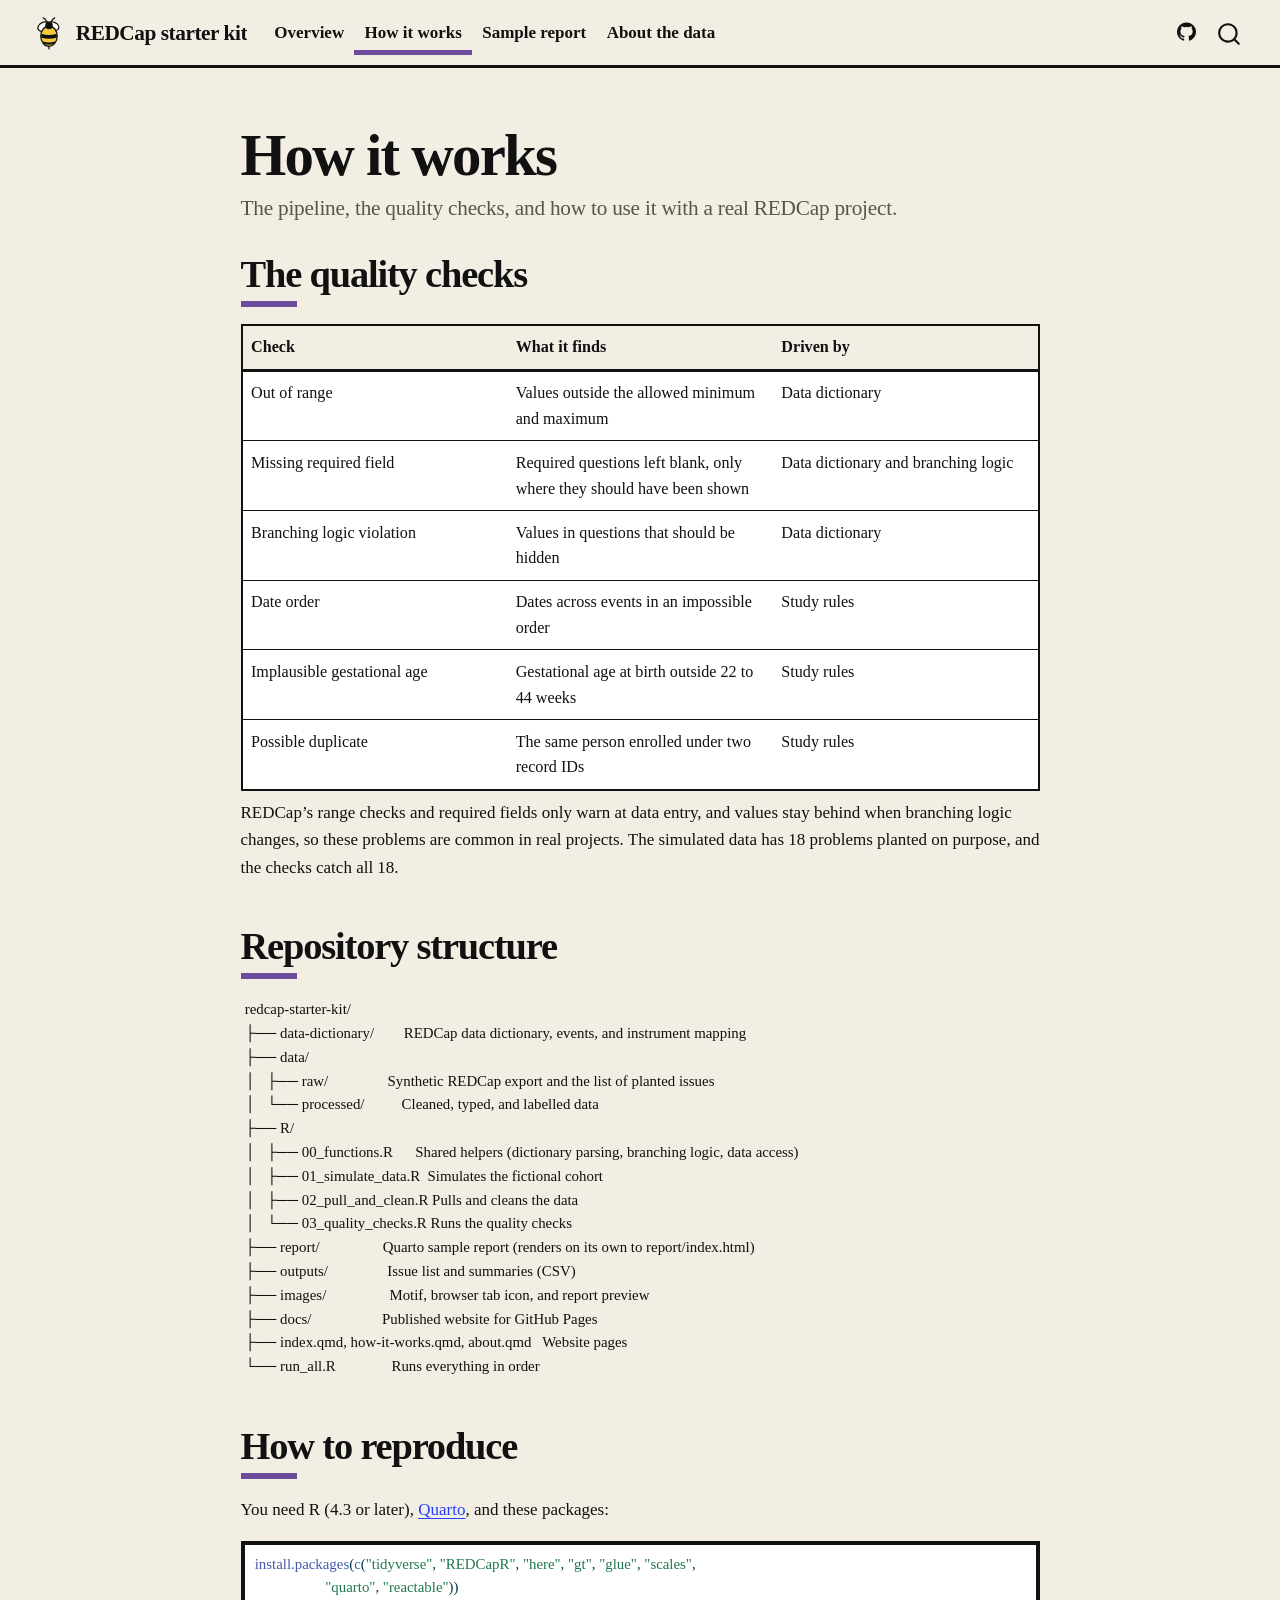
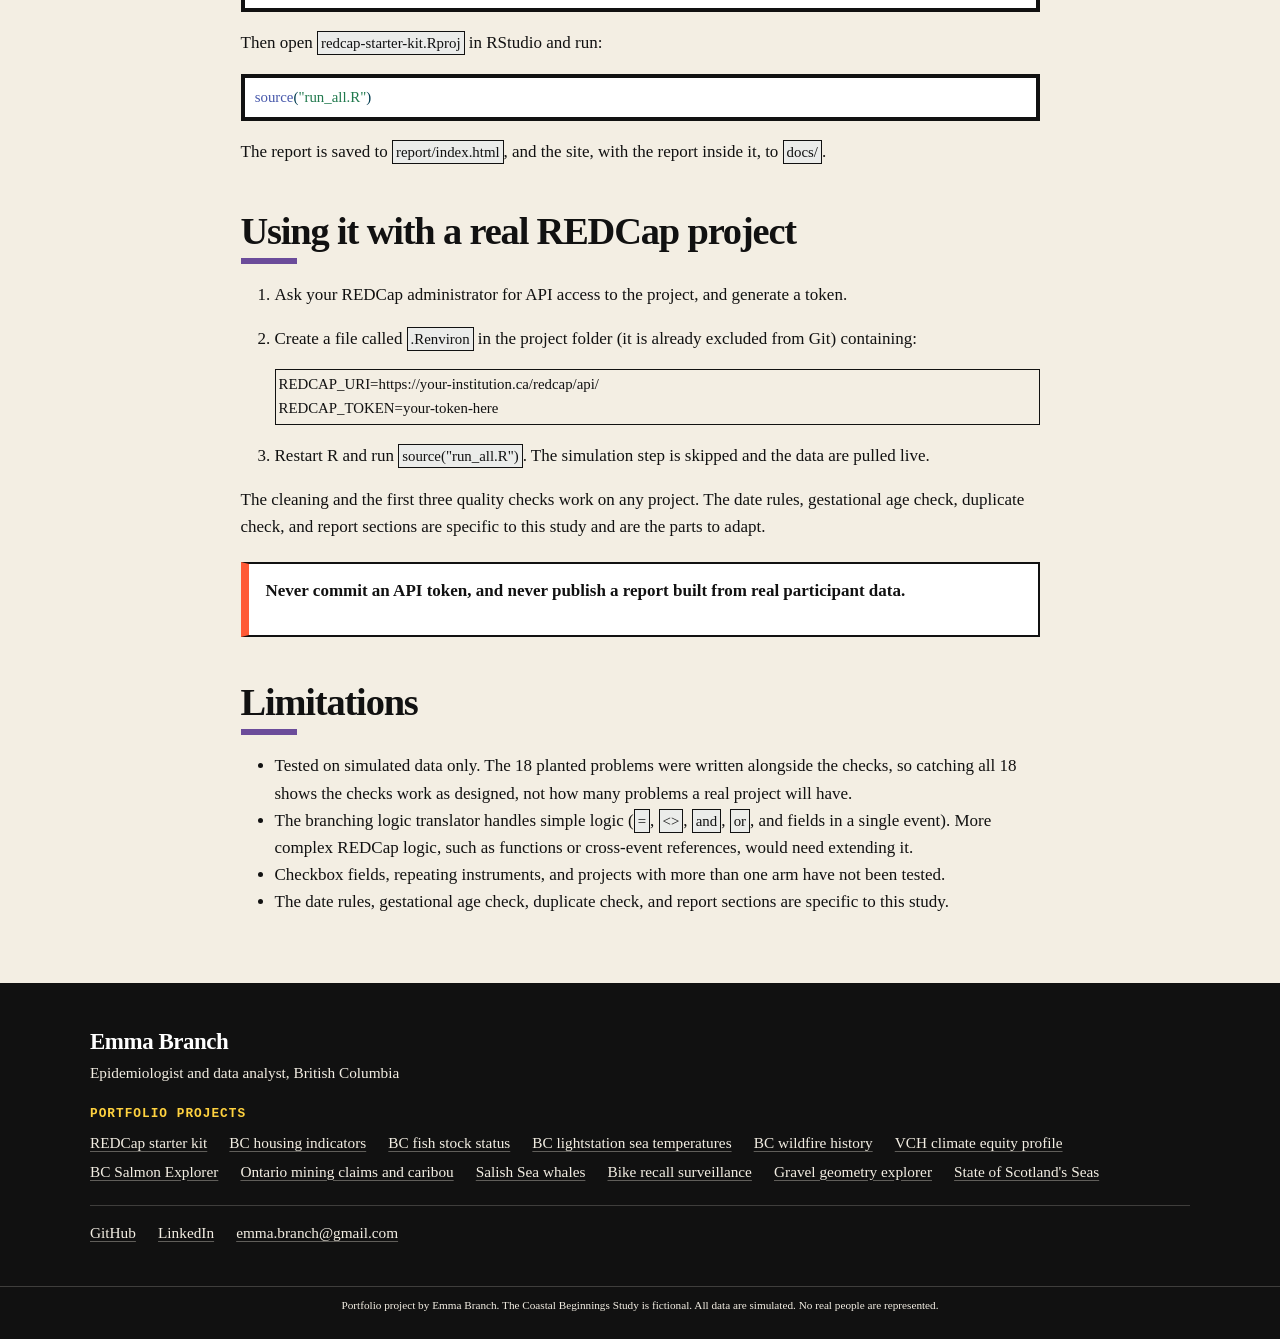
<file: docs/how-it-works.html>
<!DOCTYPE html>
<html xmlns="http://www.w3.org/1999/xhtml" lang="en" xml:lang="en"><head>

<meta charset="utf-8">
<meta name="generator" content="quarto-1.11.9">

<meta name="viewport" content="width=device-width, initial-scale=1.0, user-scalable=yes">


<title>How it works – REDCap starter kit</title>
<style>
/* Default styles provided by pandoc.
** See https://pandoc.org/MANUAL.html#variables-for-html for config info.
*/
span.smallcaps{font-variant: small-caps;}
div.columns{display: flex; gap: 1.5em;}
div.column{flex: auto;}
@media screen {
div.columns{gap: min(4vw, 1.5em);}
div.column{overflow-x: auto;}
}
div.hanging-indent{margin-left: 1.5em; text-indent: -1.5em;}
ul.task-list{list-style: none;}
ul.task-list li input[type="checkbox"] {
  width: 0.8em;
  margin: 0 0.8em 0.2em -1em; /* quarto-specific, see https://github.com/quarto-dev/quarto-cli/issues/4556 */ 
  vertical-align: middle;
}
/* CSS for syntax highlighting */
html { -webkit-text-size-adjust: 100%; }
pre > code.sourceCode { white-space: pre; position: relative; }
pre > code.sourceCode > span { display: inline-block; line-height: 1.25; }
pre > code.sourceCode > span:empty { height: 1.2em; }
.sourceCode { overflow: visible; }
code.sourceCode > span { color: inherit; text-decoration: inherit; }
div.sourceCode { margin: 1em 0; }
pre.sourceCode { margin: 0; }
@media screen {
div.sourceCode { overflow: auto; }
}
@media print {
pre > code.sourceCode { white-space: pre-wrap; }
pre > code.sourceCode > span { text-indent: -5em; padding-left: 5em; }
}
pre.numberSource code
  { counter-reset: source-line 0; }
pre.numberSource code > span
  { position: relative; left: -4em; counter-increment: source-line; }
pre.numberSource code > span > a:first-child::before
  { content: counter(source-line);
    position: relative; left: -1em; text-align: right; vertical-align: baseline;
    border: none; display: inline-block;
    -webkit-touch-callout: none; -webkit-user-select: none;
    -khtml-user-select: none; -moz-user-select: none;
    -ms-user-select: none; user-select: none;
    padding: 0 4px; width: 4em;
  }
pre.numberSource { margin-left: 3em;  padding-left: 4px; }
div.sourceCode
  {   }
@media screen {
pre > code.sourceCode > span > a:first-child::before { text-decoration: underline; }
}
</style>


<script src="site_libs/quarto-nav/quarto-nav.js"></script>
<script src="site_libs/quarto-nav/headroom.min.js"></script>
<script src="site_libs/clipboard/clipboard.min.js"></script>
<script src="site_libs/quarto-search/autocomplete.umd.js"></script>
<script src="site_libs/quarto-search/fuse.min.js"></script>
<script src="site_libs/quarto-search/quarto-search.js"></script>
<meta name="quarto:offset" content="./">
<link href="./images/favicon.png" rel="icon" type="image/png">
<script src="site_libs/quarto-html/quarto.js" type="module"></script>
<script src="site_libs/quarto-html/tabsets/tabsets.js" type="module"></script>
<script src="site_libs/quarto-html/scrollable-regions/scrollable-regions.js" type="module"></script>
<script src="site_libs/quarto-html/popper.min.js"></script>
<script src="site_libs/quarto-html/tippy.umd.min.js"></script>
<script src="site_libs/quarto-html/anchor.min.js"></script>
<link href="site_libs/quarto-html/tippy.css" rel="stylesheet">
<link href="site_libs/quarto-html/quarto-syntax-highlighting-06df27c8158acedd5d263560cd4ba62e.css" rel="stylesheet" class="quarto-color-scheme" id="quarto-text-highlighting-styles">
<link href="site_libs/quarto-html/quarto-syntax-highlighting-dark-07e23dae4c3757ea2bcd5d8a79ca1ee5.css" rel="stylesheet" class="quarto-color-scheme quarto-color-alternate" id="quarto-text-highlighting-styles">
<link href="site_libs/quarto-html/quarto-syntax-highlighting-06df27c8158acedd5d263560cd4ba62e.css" rel="stylesheet" class="quarto-color-scheme-extra" id="quarto-text-highlighting-styles">
<script src="site_libs/bootstrap/bootstrap.min.js"></script>
<link href="site_libs/bootstrap/bootstrap-icons.css" rel="stylesheet">
<link href="site_libs/bootstrap/bootstrap-925c3d06439d362ca086737f7fb3fd33.min.css" rel="stylesheet" append-hash="true" class="quarto-color-scheme" id="quarto-bootstrap" data-mode="light">
<link href="site_libs/bootstrap/bootstrap-dark-63581cc4edfc07b62e3d92776a54c9ad.min.css" rel="stylesheet" append-hash="true" class="quarto-color-scheme quarto-color-alternate" id="quarto-bootstrap" data-mode="light">
<link href="site_libs/bootstrap/bootstrap-925c3d06439d362ca086737f7fb3fd33.min.css" rel="stylesheet" append-hash="true" class="quarto-color-scheme-extra" id="quarto-bootstrap" data-mode="light">
<script id="quarto-search-options" type="application/json">{
  "location": "navbar",
  "copy-button": false,
  "collapse-after": 3,
  "panel-placement": "end",
  "type": "overlay",
  "limit": 50,
  "keyboard-shortcut": [
    "f",
    "/",
    "s"
  ],
  "show-item-context": false,
  "language": {
    "search-no-results-text": "No results",
    "search-matching-documents-text": "matching documents",
    "search-copy-link-title": "Copy link to search",
    "search-hide-matches-text": "Hide additional matches",
    "search-more-match-text": "more match in this document",
    "search-more-matches-text": "more matches in this document",
    "search-clear-button-title": "Clear",
    "search-text-placeholder": "",
    "search-detached-cancel-button-title": "Cancel",
    "search-submit-button-title": "Submit",
    "search-label": "Search"
  }
}</script>


</head>

<body class="nav-fixed fullcontent quarto-light"><a id="quarto-skip-link" class="visually-hidden-focusable" href="#quarto-document-content">Skip to main content</a>

<div id="quarto-search-results"></div>
  <header id="quarto-header" class="headroom fixed-top">
    <nav class="navbar navbar-expand-lg " data-bs-theme="dark" aria-label="Site">
      <div class="navbar-container container-fluid">
      <div class="navbar-brand-container mx-auto">
    <a href="./index.html" class="navbar-brand navbar-brand-logo">
    <img src="./images/motif.svg" alt="" class="navbar-logo light-content">
    <img src="./images/motif.svg" alt="" class="navbar-logo dark-content">
    </a>
    <a class="navbar-brand" href="./index.html">
    <span class="navbar-title">REDCap starter kit</span>
    </a>
  </div>
          <button class="navbar-toggler" type="button" data-bs-toggle="collapse" data-bs-target="#navbarCollapse" aria-controls="navbarCollapse" aria-expanded="false" aria-label="Toggle navigation" onclick="if (window.quartoToggleHeadroom) { window.quartoToggleHeadroom(); }">
  <span class="navbar-toggler-icon"></span>
</button>
          <div class="collapse navbar-collapse" id="navbarCollapse">
            <ul class="navbar-nav navbar-nav-scroll me-auto">
  <li class="nav-item">
    <a class="nav-link" href="./index.html"> 
<span class="menu-text">Overview</span></a>
  </li>  
  <li class="nav-item">
    <a class="nav-link active" href="./how-it-works.html" aria-current="page"> 
<span class="menu-text">How it works</span></a>
  </li>  
  <li class="nav-item">
    <a class="nav-link" href="./report/index.html"> 
<span class="menu-text">Sample report</span></a>
  </li>  
  <li class="nav-item">
    <a class="nav-link" href="./about.html"> 
<span class="menu-text">About the data</span></a>
  </li>  
</ul>
            <ul class="navbar-nav navbar-nav-scroll ms-auto">
  <li class="nav-item compact">
    <a class="nav-link" href="https://github.com/emmabranch/redcap-starter-kit"> <i class="bi bi-github" role="img" aria-label="Code on GitHub">
</i> 
<span class="menu-text"></span></a>
  </li>  
</ul>
          </div> <!-- /navcollapse -->
            <div class="quarto-navbar-tools">
</div>
            <div id="quarto-search" class="" title="Search"></div>
      </div> <!-- /container-fluid -->
    </nav>
</header>
<!-- content -->
<div id="quarto-content" class="quarto-container page-columns page-rows-contents page-layout-article page-navbar">
<!-- sidebar -->
<!-- margin-sidebar -->
    
<!-- main -->
<main class="content" id="quarto-document-content" tabindex="-1">

<header id="title-block-header" class="quarto-title-block default">
<div class="quarto-title">
<h1 class="title">How it works</h1>
<p class="subtitle lead">The pipeline, the quality checks, and how to use it with a real REDCap project.</p>
</div>



<div class="quarto-title-meta">

    
  
    
  </div>
  


</header>


<section id="the-quality-checks" class="level2">
<h2 class="anchored" data-anchor-id="the-quality-checks">The quality checks</h2>
<table class="caption-top table">
<colgroup>
<col style="width: 33%">
<col style="width: 33%">
<col style="width: 33%">
</colgroup>
<thead>
<tr class="header">
<th>Check</th>
<th>What it finds</th>
<th>Driven by</th>
</tr>
</thead>
<tbody>
<tr class="odd">
<td>Out of range</td>
<td>Values outside the allowed minimum and maximum</td>
<td>Data dictionary</td>
</tr>
<tr class="even">
<td>Missing required field</td>
<td>Required questions left blank, only where they should have been shown</td>
<td>Data dictionary and branching logic</td>
</tr>
<tr class="odd">
<td>Branching logic violation</td>
<td>Values in questions that should be hidden</td>
<td>Data dictionary</td>
</tr>
<tr class="even">
<td>Date order</td>
<td>Dates across events in an impossible order</td>
<td>Study rules</td>
</tr>
<tr class="odd">
<td>Implausible gestational age</td>
<td>Gestational age at birth outside 22 to 44 weeks</td>
<td>Study rules</td>
</tr>
<tr class="even">
<td>Possible duplicate</td>
<td>The same person enrolled under two record IDs</td>
<td>Study rules</td>
</tr>
</tbody>
</table>
<p>REDCap’s range checks and required fields only warn at data entry, and values stay behind when branching logic changes, so these problems are common in real projects. The simulated data has 18 problems planted on purpose, and the checks catch all 18.</p>
</section>
<section id="repository-structure" class="level2">
<h2 class="anchored" data-anchor-id="repository-structure">Repository structure</h2>
<pre><code>redcap-starter-kit/
├── data-dictionary/        REDCap data dictionary, events, and instrument mapping
├── data/
│   ├── raw/                Synthetic REDCap export and the list of planted issues
│   └── processed/          Cleaned, typed, and labelled data
├── R/
│   ├── 00_functions.R      Shared helpers (dictionary parsing, branching logic, data access)
│   ├── 01_simulate_data.R  Simulates the fictional cohort
│   ├── 02_pull_and_clean.R Pulls and cleans the data
│   └── 03_quality_checks.R Runs the quality checks
├── report/                 Quarto sample report (renders on its own to report/index.html)
├── outputs/                Issue list and summaries (CSV)
├── images/                 Motif, browser tab icon, and report preview
├── docs/                   Published website for GitHub Pages
├── index.qmd, how-it-works.qmd, about.qmd   Website pages
└── run_all.R               Runs everything in order</code></pre>
</section>
<section id="how-to-reproduce" class="level2">
<h2 class="anchored" data-anchor-id="how-to-reproduce">How to reproduce</h2>
<p>You need R (4.3 or later), <a href="https://quarto.org/">Quarto</a>, and these packages:</p>
<div class="code-copy-outer-scaffold"><div class="sourceCode" id="cb2"><pre class="sourceCode r code-with-copy"><code class="sourceCode r"><span id="cb2-1"><a href="#cb2-1" aria-hidden="true" tabindex="-1"></a><span class="fu">install.packages</span>(<span class="fu">c</span>(<span class="st">"tidyverse"</span>, <span class="st">"REDCapR"</span>, <span class="st">"here"</span>, <span class="st">"gt"</span>, <span class="st">"glue"</span>, <span class="st">"scales"</span>,</span>
<span id="cb2-2"><a href="#cb2-2" aria-hidden="true" tabindex="-1"></a>                   <span class="st">"quarto"</span>, <span class="st">"reactable"</span>))</span></code></pre></div><button title="Copy to Clipboard" class="code-copy-button"><i class="bi"></i></button></div>
<p>Then open <code>redcap-starter-kit.Rproj</code> in RStudio and run:</p>
<div class="code-copy-outer-scaffold"><div class="sourceCode" id="cb3"><pre class="sourceCode r code-with-copy"><code class="sourceCode r"><span id="cb3-1"><a href="#cb3-1" aria-hidden="true" tabindex="-1"></a><span class="fu">source</span>(<span class="st">"run_all.R"</span>)</span></code></pre></div><button title="Copy to Clipboard" class="code-copy-button"><i class="bi"></i></button></div>
<p>The report is saved to <code>report/index.html</code>, and the site, with the report inside it, to <code>docs/</code>.</p>
</section>
<section id="using-it-with-a-real-redcap-project" class="level2">
<h2 class="anchored" data-anchor-id="using-it-with-a-real-redcap-project">Using it with a real REDCap project</h2>
<ol type="1">
<li><p>Ask your REDCap administrator for API access to the project, and generate a token.</p></li>
<li><p>Create a file called <code>.Renviron</code> in the project folder (it is already excluded from Git) containing:</p>
<pre><code>REDCAP_URI=https://your-institution.ca/redcap/api/
REDCAP_TOKEN=your-token-here</code></pre></li>
<li><p>Restart R and run <code>source("run_all.R")</code>. The simulation step is skipped and the data are pulled live.</p></li>
</ol>
<p>The cleaning and the first three quality checks work on any project. The date rules, gestational age check, duplicate check, and report sections are specific to this study and are the parts to adapt.</p>
<div class="warning-note">
<p>Never commit an API token, and never publish a report built from real participant data.</p>
</div>
</section>
<section id="limitations" class="level2">
<h2 class="anchored" data-anchor-id="limitations">Limitations</h2>
<ul>
<li>Tested on simulated data only. The 18 planted problems were written alongside the checks, so catching all 18 shows the checks work as designed, not how many problems a real project will have.</li>
<li>The branching logic translator handles simple logic (<code>=</code>, <code>&lt;&gt;</code>, <code>and</code>, <code>or</code>, and fields in a single event). More complex REDCap logic, such as functions or cross-event references, would need extending it.</li>
<li>Checkbox fields, repeating instruments, and projects with more than one arm have not been tested.</li>
<li>The date rules, gestational age check, duplicate check, and report sections are specific to this study.</li>
</ul>


</section>

</main> <!-- /main -->
<!-- Shared portfolio footer. Master copy: /Users/ecox/projects/_brand-kit/footer.html -->
<footer class="eb-footer" role="contentinfo">
  <div class="eb-footer-inner">
    <div class="eb-footer-name">Emma Branch</div>
    <div class="eb-footer-tag">Epidemiologist and data analyst, British Columbia</div>
    <div class="eb-footer-heading">Portfolio projects</div>
    <nav class="eb-footer-projects" aria-label="Portfolio projects">
      <a href="https://emmabranch.github.io/redcap-starter-kit/">REDCap starter kit</a>
      <a href="https://emmabranch.github.io/bc-housing-indicators/">BC housing indicators</a>
      <a href="https://emmabranch.github.io/bc-fish-stock-status/">BC fish stock status</a>
      <a href="https://emmabranch.github.io/bc-lightstation-qc/">BC lightstation sea temperatures</a>
      <a href="https://emmabranch.github.io/bc-wildfire-bigquery/">BC wildfire history</a>
      <a href="https://emmabranch.github.io/vch-climate-equity-profile/">VCH climate equity profile</a>
      <a href="https://emmabranch.shinyapps.io/bc-salmon-explorer">BC Salmon Explorer</a>
      <a href="https://emmabranch.github.io/ontario-claims-caribou/">Ontario mining claims and caribou</a>
      <a href="https://emmabranch.github.io/salish-sea-whales/">Salish Sea whales</a>
      <a href="https://emmabranch.github.io/bike-recall-surveillance/">Bike recall surveillance</a>
      <a href="https://emmabranch.github.io/gravel-geometry/">Gravel geometry explorer</a>
      <a href="https://emmabranch.github.io/scotland-seas-indicators/">State of Scotland's Seas</a>
    </nav>
    <div class="eb-footer-contact">
      <a href="https://github.com/emmabranch">GitHub</a>
      <a href="https://www.linkedin.com/in/embranch/">LinkedIn</a>
      <a href="mailto:emma.branch@gmail.com">emma.branch@gmail.com</a>
    </div>
  </div>
</footer>
<script>
  /* Quarto places included HTML inside the page layout. Move the top bar
     and footer to the edges of the page so they span the full width. */
  document.addEventListener("DOMContentLoaded", function () {
    var bar = document.querySelector(".eb-topbar");
    if (bar) document.body.insertBefore(bar, document.body.firstChild);
    /* Optional hero for single-page reports (report-hero.html): put it
       straight after the top bar, above the report itself. */
    var rhero = document.querySelector(".eb-report-hero");
    if (rhero) {
      if (bar) bar.parentNode.insertBefore(rhero, bar.nextSibling);
      else document.body.insertBefore(rhero, document.body.firstChild);
      document.body.classList.add("has-report-hero");
      /* The report card is lifted over the hero, which makes each section's
         offsetTop relative to the card instead of the page. Quarto's table of
         contents reads offsetTop, so give each section its true page position. */
      document.querySelectorAll("main.content section[id]").forEach(function (sec) {
        Object.defineProperty(sec, "offsetTop", {
          configurable: true,
          get: function () { return this.getBoundingClientRect().top + window.scrollY; }
        });
      });
      /* Optional background stripes drawn by R inside the report
         (a div with class "eb-hero-stripes"): move them into the hero. */
      var stripes = document.querySelector(".eb-hero-stripes");
      if (stripes) { stripes.classList.add("hero-bg"); rhero.insertBefore(stripes, rhero.firstChild); }
    }
    var foot = document.querySelector(".eb-footer");
    if (foot) {
      /* On websites, put it just above Quarto's own footer (which holds the
         project disclaimer); otherwise at the very end of the page. */
      var qfoot = document.querySelector("footer.footer");
      if (qfoot) qfoot.parentNode.insertBefore(foot, qfoot);
      else document.body.appendChild(foot);
    }
    /* On phones, close the navbar menu after a link is tapped. Links to a
       section of the same page don't reload it, so the menu would stay open. */
    document.querySelectorAll(".navbar-collapse .nav-link:not(.dropdown-toggle)").forEach(function (link) {
      link.addEventListener("click", function () {
        var menu = document.querySelector(".navbar-collapse.show");
        if (menu && window.bootstrap) window.bootstrap.Collapse.getOrCreateInstance(menu).hide();
      });
    });
    /* Hide Quarto's empty footer columns so they don't add space on phones */
    document.querySelectorAll(".nav-footer-left, .nav-footer-right").forEach(function (el) {
      if (!el.children.length && !el.textContent.replace(/[\s\u00a0]/g, "")) el.style.display = "none";
    });
  });
</script>
<script id="quarto-html-after-body" type="application/javascript">
  window.document.addEventListener("DOMContentLoaded", function (event) {
    const icon = "";
    const anchorJS = new window.AnchorJS();
    anchorJS.options = {
      placement: 'right',
      icon: icon
    };
    anchorJS.add('.anchored');
    const isCodeAnnotation = (el) => {
      for (const clz of el.classList) {
        if (clz.startsWith('code-annotation-')) {                     
          return true;
        }
      }
      return false;
    }
    const onCopySuccess = function(e) {
      // button target
      const button = e.trigger;
      // don't keep focus
      button.blur();
      // flash "checked"
      button.classList.add('code-copy-button-checked');
      var currentTitle = button.getAttribute("title");
      button.setAttribute("title", "Copied!");
      let tooltip;
      if (window.bootstrap) {
        button.setAttribute("data-bs-toggle", "tooltip");
        button.setAttribute("data-bs-placement", "left");
        button.setAttribute("data-bs-title", "Copied!");
        tooltip = new bootstrap.Tooltip(button, 
          { trigger: "manual", 
            customClass: "code-copy-button-tooltip",
            offset: [0, -8]});
        tooltip.show();    
      }
      setTimeout(function() {
        if (tooltip) {
          tooltip.hide();
          button.removeAttribute("data-bs-title");
          button.removeAttribute("data-bs-toggle");
          button.removeAttribute("data-bs-placement");
        }
        button.setAttribute("title", currentTitle);
        button.classList.remove('code-copy-button-checked');
      }, 1000);
      // clear code selection
      e.clearSelection();
    }
    const getTextToCopy = function(trigger) {
      const outerScaffold = trigger.parentElement.cloneNode(true);
      const codeEl = outerScaffold.querySelector('code');
      for (const childEl of codeEl.children) {
        if (isCodeAnnotation(childEl)) {
          childEl.remove();
        }
      }
      return codeEl.innerText;
    }
    const clipboard = new window.ClipboardJS('.code-copy-button:not([data-in-quarto-modal])', {
      text: getTextToCopy
    });
    clipboard.on('success', onCopySuccess);
    if (window.document.getElementById('quarto-embedded-source-code-modal')) {
      const clipboardModal = new window.ClipboardJS('.code-copy-button[data-in-quarto-modal]', {
        text: getTextToCopy,
        container: window.document.getElementById('quarto-embedded-source-code-modal')
      });
      clipboardModal.on('success', onCopySuccess);
    }
      var localhostRegex = new RegExp(/^(?:http|https):\/\/localhost\:?[0-9]*\//);
      var mailtoRegex = new RegExp(/^mailto:/);
        var filterRegex = new RegExp("https:\/\/emmabranch\.github\.io\/redcap-starter-kit\/");
      var isInternal = (href) => {
          return filterRegex.test(href) || localhostRegex.test(href) || mailtoRegex.test(href);
      }
      // Inspect non-navigation links and adorn them if external
      window.quartoDecorateExternalLinks = function (root) {
     var links = (root || window.document).querySelectorAll('a[href]:not(.nav-link):not(.navbar-brand):not(.toc-action):not(.sidebar-link):not(.sidebar-item-toggle):not(.pagination-link):not(.no-external):not([aria-hidden]):not(.dropdown-item):not(.quarto-navigation-tool):not(.about-link)');
      for (var i=0; i<links.length; i++) {
        const link = links[i];
        if (!isInternal(link.href)) {
          // undo the damage that might have been done by quarto-nav.js in the case of
          // links that we want to consider external
          if (link.dataset.originalHref !== undefined) {
            link.href = link.dataset.originalHref;
          }
          if (!link.classList.contains('no-external-icon')) {
          }
        }
      }
      };
      window.quartoDecorateExternalLinks(window.document);
    // Esc closes the popup (WCAG 1.4.13) and focus leaving both trigger and
    // popup closes it (WCAG 2.4.11); tippy handles neither for interactive popups.
    const hideOnEscAndFocusOut = {
      name: 'hideOnEscAndFocusOut',
      defaultValue: true,
      fn(instance) {
        const dismiss = () => {
          // A show scheduled by the trigger delay would otherwise reopen it
          instance.clearDelayTimeouts();
          instance.hide();
        };
        const onKeyDown = (event) => {
          if (event.key !== 'Escape') {
            return;
          }
          // Keep Esc from also reaching page handlers (e.g. reveal.js overview),
          // except an open reveal.js slide menu, which Esc should close too.
          // The menu handles keys only when its keyboard option is on.
          const menuHandlesEsc = window.Reveal?.getPlugin?.('menu')?.isOpen() &&
            window.Reveal.getConfig().menu?.keyboard !== false;
          if (!menuHandlesEsc) {
            event.stopPropagation();
          }
          if (instance.popper.contains(window.document.activeElement)) {
            // Disabled while refocusing so the focus trigger does not reopen it
            instance.disable();
            instance.reference.focus();
            instance.enable();
          }
          dismiss();
        };
        const onFocusOut = (event) => {
          const target = event.relatedTarget;
          if (target && !instance.reference.contains(target) &&
              !instance.popper.contains(target)) {
            dismiss();
          }
        };
        // On the trigger too: a click trigger (code-annotations: select) has no
        // blur handling. Attached for the instance's lifetime so leaving the
        // trigger also cancels a show still pending on the trigger delay.
        instance.reference.addEventListener('focusout', onFocusOut);
        return {
          onShow() {
            window.document.addEventListener('keydown', onKeyDown, true);
            instance.popper.addEventListener('focusout', onFocusOut);
          },
          onHide() {
            window.document.removeEventListener('keydown', onKeyDown, true);
            instance.popper.removeEventListener('focusout', onFocusOut);
          },
          onDestroy() {
            instance.reference.removeEventListener('focusout', onFocusOut);
          },
        };
      },
    };
    function tippyHover(el, contentFn, onTriggerFn, onUntriggerFn) {
      const config = {
        allowHTML: true,
        maxWidth: 500,
        delay: 100,
        arrow: false,
        appendTo: function(el) {
            return el.parentElement;
        },
        interactive: true,
        interactiveBorder: 10,
        theme: 'quarto',
        placement: 'bottom-start',
        plugins: [hideOnEscAndFocusOut],
      };
      if (contentFn) {
        config.content = contentFn;
      }
      if (onTriggerFn) {
        config.onTrigger = onTriggerFn;
      }
      if (onUntriggerFn) {
        config.onUntrigger = onUntriggerFn;
      }
      window.tippy(el, config); 
    }
    const noterefs = window.document.querySelectorAll('a[role="doc-noteref"]');
    for (var i=0; i<noterefs.length; i++) {
      const ref = noterefs[i];
      tippyHover(ref, function() {
        // use id or data attribute instead here
        let href = ref.getAttribute('data-footnote-href') || ref.getAttribute('href');
        try { href = new URL(href).hash; } catch {}
        const id = href.replace(/^#\/?/, "");
        const note = window.document.getElementById(id);
        if (note) {
          return note.innerHTML;
        } else {
          return "";
        }
      });
    }
    const xrefs = window.document.querySelectorAll('a.quarto-xref');
    const processXRef = (id, note) => {
      // Strip column container classes
      const stripColumnClz = (el) => {
        el.classList.remove("page-full", "page-columns");
        if (el.children) {
          for (const child of el.children) {
            stripColumnClz(child);
          }
        }
      }
      stripColumnClz(note)
      if (id === null || id.startsWith('sec-')) {
        // Special case sections, only their first couple elements
        const container = document.createElement("div");
        if (note.children && note.children.length > 2) {
          container.appendChild(note.children[0].cloneNode(true));
          for (let i = 1; i < note.children.length; i++) {
            const child = note.children[i];
            if (child.tagName === "P" && child.innerText === "") {
              continue;
            } else {
              container.appendChild(child.cloneNode(true));
              break;
            }
          }
          if (window.Quarto?.typesetMath) {
            window.Quarto.typesetMath(container);
          }
          return container.innerHTML
        } else {
          if (window.Quarto?.typesetMath) {
            window.Quarto.typesetMath(note);
          }
          return note.innerHTML;
        }
      } else {
        // Remove any anchor links if they are present
        const anchorLink = note.querySelector('a.anchorjs-link');
        if (anchorLink) {
          anchorLink.remove();
        }
        if (window.Quarto?.typesetMath) {
          window.Quarto.typesetMath(note);
        }
        if (note.classList.contains("callout")) {
          return note.outerHTML;
        } else {
          return note.innerHTML;
        }
      }
    }
    for (var i=0; i<xrefs.length; i++) {
      const xref = xrefs[i];
      tippyHover(xref, undefined, function(instance) {
        instance.disable();
        let url = xref.getAttribute('href');
        let hash = undefined; 
        if (url.startsWith('#')) {
          hash = url;
        } else {
          try { hash = new URL(url).hash; } catch {}
        }
        if (hash) {
          const id = hash.replace(/^#\/?/, "");
          const note = window.document.getElementById(id);
          if (note !== null) {
            try {
              const html = processXRef(id, note.cloneNode(true));
              instance.setContent(html);
            } finally {
              instance.enable();
              instance.show();
            }
          } else {
            // See if we can fetch this
            fetch(url.split('#')[0])
            .then(res => res.text())
            .then(html => {
              const parser = new DOMParser();
              const htmlDoc = parser.parseFromString(html, "text/html");
              const note = htmlDoc.getElementById(id);
              if (note !== null) {
                const html = processXRef(id, note);
                instance.setContent(html);
              } 
            }).finally(() => {
              instance.enable();
              instance.show();
            });
          }
        } else {
          // See if we can fetch a full url (with no hash to target)
          // This is a special case and we should probably do some content thinning / targeting
          fetch(url)
          .then(res => res.text())
          .then(html => {
            const parser = new DOMParser();
            const htmlDoc = parser.parseFromString(html, "text/html");
            const note = htmlDoc.querySelector('main.content');
            if (note !== null) {
              // This should only happen for chapter cross references
              // (since there is no id in the URL)
              // remove the first header
              if (note.children.length > 0 && note.children[0].tagName === "HEADER") {
                note.children[0].remove();
              }
              const html = processXRef(null, note);
              instance.setContent(html);
            } 
          }).finally(() => {
            instance.enable();
            instance.show();
          });
        }
      }, function(instance) {
      });
    }
        let selectedAnnoteEl;
        const selectorForAnnotation = ( cell, annotation) => {
          let cellAttr = 'data-code-cell="' + cell + '"';
          let lineAttr = 'data-code-annotation="' +  annotation + '"';
          const selector = 'span[' + cellAttr + '][' + lineAttr + ']';
          return selector;
        }
        const selectCodeLines = (annoteEl) => {
          const doc = window.document;
          const targetCell = annoteEl.getAttribute("data-target-cell");
          const targetAnnotation = annoteEl.getAttribute("data-target-annotation");
          const annoteSpan = window.document.querySelector(selectorForAnnotation(targetCell, targetAnnotation));
          const lines = annoteSpan.getAttribute("data-code-lines").split(",");
          const lineIds = lines.map((line) => {
            return targetCell + "-" + line;
          })
          // Each band is positioned against its own containing block, which is
          // not the offsetParent of the lines, so place it from client rects.
          const placeBand = (band, firstEl, lastEl, codeBlock) => {
            const container = band.offsetParent;
            if (container === null) {
              return;
            }
            const containerRect = container.getBoundingClientRect();
            // Reveal.js scales slides with a transform, so convert client
            // pixels back to the CSS pixels of the container.
            const scale = containerRect.height / container.offsetHeight || 1;
            const firstRect = firstEl.getBoundingClientRect();
            const lastRect = lastEl.getBoundingClientRect();
            const top = (firstRect.top - containerRect.top) / scale - container.clientTop + container.scrollTop;
            const height = (lastRect.bottom - firstRect.top) / scale;
            band.style.top = top - 2 + "px";
            band.style.height = height + 4 + "px";
            if (codeBlock) {
              // Without the copy button wrapper, the containing block is wider
              // than the code block, so span the code block explicitly.
              const blockRect = codeBlock.getBoundingClientRect();
              band.style.left = (blockRect.left - containerRect.left) / scale - container.clientLeft + container.scrollLeft + "px";
              band.style.width = blockRect.width / scale + "px";
            }
          };
          if (lineIds.length > 0) {
            const el = window.document.getElementById(lineIds[0]);
            const lastEl = window.document.getElementById(lineIds[lineIds.length - 1]);
            const parent = el.parentElement.parentElement;
            // cook up a div (if necessary) and position it
            let div = window.document.getElementById("code-annotation-line-highlight");
            if (div === null) {
              div = window.document.createElement("div");
              div.setAttribute("id", "code-annotation-line-highlight");
              div.style.position = 'absolute';
              parent.appendChild(div);
            }
            placeBand(div, el, lastEl, parent.closest("div.sourceCode") || parent);
            let gutterDiv = window.document.getElementById("code-annotation-line-highlight-gutter");
            if (gutterDiv === null) {
              gutterDiv = window.document.createElement("div");
              gutterDiv.setAttribute("id", "code-annotation-line-highlight-gutter");
              gutterDiv.style.position = 'absolute';
              const codeCell = window.document.getElementById(targetCell);
              const gutter = codeCell.querySelector('.code-annotation-gutter');
              gutter.appendChild(gutterDiv);
            }
            placeBand(gutterDiv, el, lastEl);
            selectedAnnoteEl = annoteEl;
          }
        };
        const unselectCodeLines = () => {
          const elementsIds = ["code-annotation-line-highlight", "code-annotation-line-highlight-gutter"];
          elementsIds.forEach((elId) => {
            const div = window.document.getElementById(elId);
            if (div) {
              div.remove();
            }
          });
          selectedAnnoteEl = undefined;
        };
          // Handle positioning of the toggle
      window.addEventListener(
        "resize",
        throttle(() => {
          elRect = undefined;
          if (selectedAnnoteEl) {
            selectCodeLines(selectedAnnoteEl);
          }
        }, 10)
      );
      function throttle(fn, ms) {
      let throttle = false;
      let timer;
        return (...args) => {
          if(!throttle) { // first call gets through
              fn.apply(this, args);
              throttle = true;
          } else { // all the others get throttled
              if(timer) clearTimeout(timer); // cancel #2
              timer = setTimeout(() => {
                fn.apply(this, args);
                timer = throttle = false;
              }, ms);
          }
        };
      }
        // Attach click handler to the DT
        const annoteDls = window.document.querySelectorAll('dt[data-target-cell]');
        for (const annoteDlNode of annoteDls) {
          annoteDlNode.addEventListener('click', (event) => {
            const clickedEl = event.target;
            if (clickedEl !== selectedAnnoteEl) {
              unselectCodeLines();
              const activeEl = window.document.querySelector('dt[data-target-cell].code-annotation-active');
              if (activeEl) {
                activeEl.classList.remove('code-annotation-active');
              }
              selectCodeLines(clickedEl);
              clickedEl.classList.add('code-annotation-active');
            } else {
              // Unselect the line
              unselectCodeLines();
              clickedEl.classList.remove('code-annotation-active');
            }
          });
        }
    const findCites = (el) => {
      const parentEl = el.parentElement;
      if (parentEl) {
        const cites = parentEl.dataset.cites;
        if (cites) {
          return {
            el,
            cites: cites.split(' ')
          };
        } else {
          return findCites(el.parentElement)
        }
      } else {
        return undefined;
      }
    };
    var bibliorefs = window.document.querySelectorAll('a[role="doc-biblioref"]');
    for (var i=0; i<bibliorefs.length; i++) {
      const ref = bibliorefs[i];
      const citeInfo = findCites(ref);
      if (citeInfo) {
        tippyHover(citeInfo.el, function() {
          var popup = window.document.createElement('div');
          citeInfo.cites.forEach(function(cite) {
            var citeDiv = window.document.createElement('div');
            citeDiv.classList.add('hanging-indent');
            citeDiv.classList.add('csl-entry');
            var biblioDiv = window.document.getElementById('ref-' + cite);
            if (biblioDiv) {
              citeDiv.innerHTML = biblioDiv.innerHTML;
            }
            popup.appendChild(citeDiv);
          });
          return popup.innerHTML;
        });
      }
    }
  });
  </script>
  <script type="application/javascript">
  window.quartoScrollableRegionsLabels = {"code":"Scrollable code","output":"Scrollable output"};
  </script>
</div> <!-- /content -->
<footer class="footer">
  <div class="nav-footer">
    <div class="nav-footer-left">
      &nbsp;
    </div>   
    <div class="nav-footer-center">
<p>Portfolio project by Emma Branch. The Coastal Beginnings Study is fictional. All data are simulated. No real people are represented.</p>
</div>
    <div class="nav-footer-right">
      &nbsp;
    </div>
  </div>
</footer>




</body></html>
</file>
<file: docs/site_libs/quarto-html/tippy.css>
.tippy-box[data-animation=fade][data-state=hidden]{opacity:0}[data-tippy-root]{max-width:calc(100vw - 10px)}.tippy-box{position:relative;background-color:#333;color:#fff;border-radius:4px;font-size:14px;line-height:1.4;white-space:normal;outline:0;transition-property:transform,visibility,opacity}.tippy-box[data-placement^=top]>.tippy-arrow{bottom:0}.tippy-box[data-placement^=top]>.tippy-arrow:before{bottom:-7px;left:0;border-width:8px 8px 0;border-top-color:initial;transform-origin:center top}.tippy-box[data-placement^=bottom]>.tippy-arrow{top:0}.tippy-box[data-placement^=bottom]>.tippy-arrow:before{top:-7px;left:0;border-width:0 8px 8px;border-bottom-color:initial;transform-origin:center bottom}.tippy-box[data-placement^=left]>.tippy-arrow{right:0}.tippy-box[data-placement^=left]>.tippy-arrow:before{border-width:8px 0 8px 8px;border-left-color:initial;right:-7px;transform-origin:center left}.tippy-box[data-placement^=right]>.tippy-arrow{left:0}.tippy-box[data-placement^=right]>.tippy-arrow:before{left:-7px;border-width:8px 8px 8px 0;border-right-color:initial;transform-origin:center right}.tippy-box[data-inertia][data-state=visible]{transition-timing-function:cubic-bezier(.54,1.5,.38,1.11)}.tippy-arrow{width:16px;height:16px;color:#333}.tippy-arrow:before{content:"";position:absolute;border-color:transparent;border-style:solid}.tippy-content{position:relative;padding:5px 9px;z-index:1}
</file>
<file: docs/site_libs/quarto-html/quarto-syntax-highlighting-06df27c8158acedd5d263560cd4ba62e.css>
/* quarto syntax highlight colors */
:root {
  --quarto-hl-ot-color: #003B4F;
  --quarto-hl-at-color: #657422;
  --quarto-hl-ss-color: #20794D;
  --quarto-hl-an-color: #5E5E5E;
  --quarto-hl-fu-color: #4758AB;
  --quarto-hl-st-color: #20794D;
  --quarto-hl-cf-color: #003B4F;
  --quarto-hl-op-color: #5E5E5E;
  --quarto-hl-er-color: #AD0000;
  --quarto-hl-bn-color: #AD0000;
  --quarto-hl-al-color: #AD0000;
  --quarto-hl-va-color: #111111;
  --quarto-hl-bu-color: inherit;
  --quarto-hl-ex-color: inherit;
  --quarto-hl-pp-color: #AD0000;
  --quarto-hl-in-color: #5E5E5E;
  --quarto-hl-vs-color: #20794D;
  --quarto-hl-wa-color: #5E5E5E;
  --quarto-hl-do-color: #5E5E5E;
  --quarto-hl-im-color: #00769E;
  --quarto-hl-ch-color: #20794D;
  --quarto-hl-dt-color: #AD0000;
  --quarto-hl-fl-color: #AD0000;
  --quarto-hl-co-color: #5E5E5E;
  --quarto-hl-cv-color: #5E5E5E;
  --quarto-hl-cn-color: #8f5902;
  --quarto-hl-sc-color: #5E5E5E;
  --quarto-hl-dv-color: #AD0000;
  --quarto-hl-kw-color: #003B4F;
}

/* other quarto variables */
:root {
  --quarto-font-monospace: "Space Mono";
}

/* syntax highlight based on Pandoc's rules */
pre > code.sourceCode > span {
  color: #003B4F;
}

code.sourceCode > span {
  color: #003B4F;
}

div.sourceCode,
div.sourceCode pre.sourceCode {
  color: #003B4F;
}

/* Normal */
code span {
  color: #003B4F;
}

/* Alert */
code span.al {
  color: #AD0000;
  font-style: inherit;
}

/* Annotation */
code span.an {
  color: #5E5E5E;
  font-style: inherit;
}

/* Attribute */
code span.at {
  color: #657422;
  font-style: inherit;
}

/* BaseN */
code span.bn {
  color: #AD0000;
  font-style: inherit;
}

/* BuiltIn */
code span.bu {
  font-style: inherit;
}

/* ControlFlow */
code span.cf {
  color: #003B4F;
  font-weight: bold;
  font-style: inherit;
}

/* Char */
code span.ch {
  color: #20794D;
  font-style: inherit;
}

/* Constant */
code span.cn {
  color: #8f5902;
  font-style: inherit;
}

/* Comment */
code span.co {
  color: #5E5E5E;
  font-style: inherit;
}

/* CommentVar */
code span.cv {
  color: #5E5E5E;
  font-style: italic;
}

/* Documentation */
code span.do {
  color: #5E5E5E;
  font-style: italic;
}

/* DataType */
code span.dt {
  color: #AD0000;
  font-style: inherit;
}

/* DecVal */
code span.dv {
  color: #AD0000;
  font-style: inherit;
}

/* Error */
code span.er {
  color: #AD0000;
  font-style: inherit;
}

/* Extension */
code span.ex {
  font-style: inherit;
}

/* Float */
code span.fl {
  color: #AD0000;
  font-style: inherit;
}

/* Function */
code span.fu {
  color: #4758AB;
  font-style: inherit;
}

/* Import */
code span.im {
  color: #00769E;
  font-style: inherit;
}

/* Information */
code span.in {
  color: #5E5E5E;
  font-style: inherit;
}

/* Keyword */
code span.kw {
  color: #003B4F;
  font-weight: bold;
  font-style: inherit;
}

/* Operator */
code span.op {
  color: #5E5E5E;
  font-style: inherit;
}

/* Other */
code span.ot {
  color: #003B4F;
  font-style: inherit;
}

/* Preprocessor */
code span.pp {
  color: #AD0000;
  font-style: inherit;
}

/* SpecialChar */
code span.sc {
  color: #5E5E5E;
  font-style: inherit;
}

/* SpecialString */
code span.ss {
  color: #20794D;
  font-style: inherit;
}

/* String */
code span.st {
  color: #20794D;
  font-style: inherit;
}

/* Variable */
code span.va {
  color: #111111;
  font-style: inherit;
}

/* VerbatimString */
code span.vs {
  color: #20794D;
  font-style: inherit;
}

/* Warning */
code span.wa {
  color: #5E5E5E;
  font-style: italic;
}

.prevent-inlining {
  content: "</";
}

/*# sourceMappingURL=2a093eb6cdbb5c6c673d89a5b4a1d6cd.css.map */
</file>
<file: docs/site_libs/quarto-html/quarto-syntax-highlighting-dark-07e23dae4c3757ea2bcd5d8a79ca1ee5.css>
/* quarto syntax highlight colors */
:root {
  --quarto-hl-al-color: #f07178;
  --quarto-hl-an-color: #d4d0ab;
  --quarto-hl-at-color: #00e0e0;
  --quarto-hl-bn-color: #d4d0ab;
  --quarto-hl-bu-color: #abe338;
  --quarto-hl-ch-color: #abe338;
  --quarto-hl-co-color: #f8f8f2;
  --quarto-hl-cv-color: #ffd700;
  --quarto-hl-cn-color: #ffd700;
  --quarto-hl-cf-color: #ffa07a;
  --quarto-hl-dt-color: #ffa07a;
  --quarto-hl-dv-color: #d4d0ab;
  --quarto-hl-do-color: #f8f8f2;
  --quarto-hl-er-color: #f07178;
  --quarto-hl-ex-color: #00e0e0;
  --quarto-hl-fl-color: #d4d0ab;
  --quarto-hl-fu-color: #ffa07a;
  --quarto-hl-im-color: #abe338;
  --quarto-hl-in-color: #d4d0ab;
  --quarto-hl-kw-color: #ffa07a;
  --quarto-hl-op-color: #ffa07a;
  --quarto-hl-ot-color: #00e0e0;
  --quarto-hl-pp-color: #dcc6e0;
  --quarto-hl-re-color: #00e0e0;
  --quarto-hl-sc-color: #abe338;
  --quarto-hl-ss-color: #abe338;
  --quarto-hl-st-color: #abe338;
  --quarto-hl-va-color: #00e0e0;
  --quarto-hl-vs-color: #abe338;
  --quarto-hl-wa-color: #dcc6e0;
}

/* other quarto variables */
:root {
  --quarto-font-monospace: "Space Mono";
}

/* syntax highlight based on Pandoc's rules */
pre > code.sourceCode > span {
  color: #f8f8f2;
}

code.sourceCode > span {
  color: #f8f8f2;
}

div.sourceCode,
div.sourceCode pre.sourceCode {
  color: #f8f8f2;
}

/* Normal */
code span {
  color: #f8f8f2;
}

/* Alert */
code span.al {
  color: #f07178;
}

/* Annotation */
code span.an {
  color: #d4d0ab;
}

/* Attribute */
code span.at {
  color: #00e0e0;
}

/* BaseN */
code span.bn {
  color: #d4d0ab;
}

/* BuiltIn */
code span.bu {
  color: #abe338;
}

/* ControlFlow */
code span.cf {
  font-weight: bold;
  color: #ffa07a;
}

/* Char */
code span.ch {
  color: #abe338;
}

/* Constant */
code span.cn {
  color: #ffd700;
}

/* Comment */
code span.co {
  font-style: italic;
  color: #f8f8f2;
}

/* CommentVar */
code span.cv {
  color: #ffd700;
}

/* Documentation */
code span.do {
  color: #f8f8f2;
}

/* DataType */
code span.dt {
  color: #ffa07a;
}

/* DecVal */
code span.dv {
  color: #d4d0ab;
}

/* Error */
code span.er {
  color: #f07178;
  text-decoration: underline;
}

/* Extension */
code span.ex {
  font-weight: bold;
  color: #00e0e0;
}

/* Float */
code span.fl {
  color: #d4d0ab;
}

/* Function */
code span.fu {
  color: #ffa07a;
}

/* Import */
code span.im {
  color: #abe338;
}

/* Information */
code span.in {
  color: #d4d0ab;
}

/* Keyword */
code span.kw {
  font-weight: bold;
  color: #ffa07a;
}

/* Operator */
code span.op {
  color: #ffa07a;
}

/* Other */
code span.ot {
  color: #00e0e0;
}

/* Preprocessor */
code span.pp {
  color: #dcc6e0;
}

/* RegionMarker */
code span.re {
  background-color: #f8f8f2;
  color: #00e0e0;
}

/* SpecialChar */
code span.sc {
  color: #abe338;
}

/* SpecialString */
code span.ss {
  color: #abe338;
}

/* String */
code span.st {
  color: #abe338;
}

/* Variable */
code span.va {
  color: #00e0e0;
}

/* VerbatimString */
code span.vs {
  color: #abe338;
}

/* Warning */
code span.wa {
  color: #dcc6e0;
}

.prevent-inlining {
  content: "</";
}

/*# sourceMappingURL=e473a0e6814d218c1ffd6fdf0954c491.css.map */
</file>
